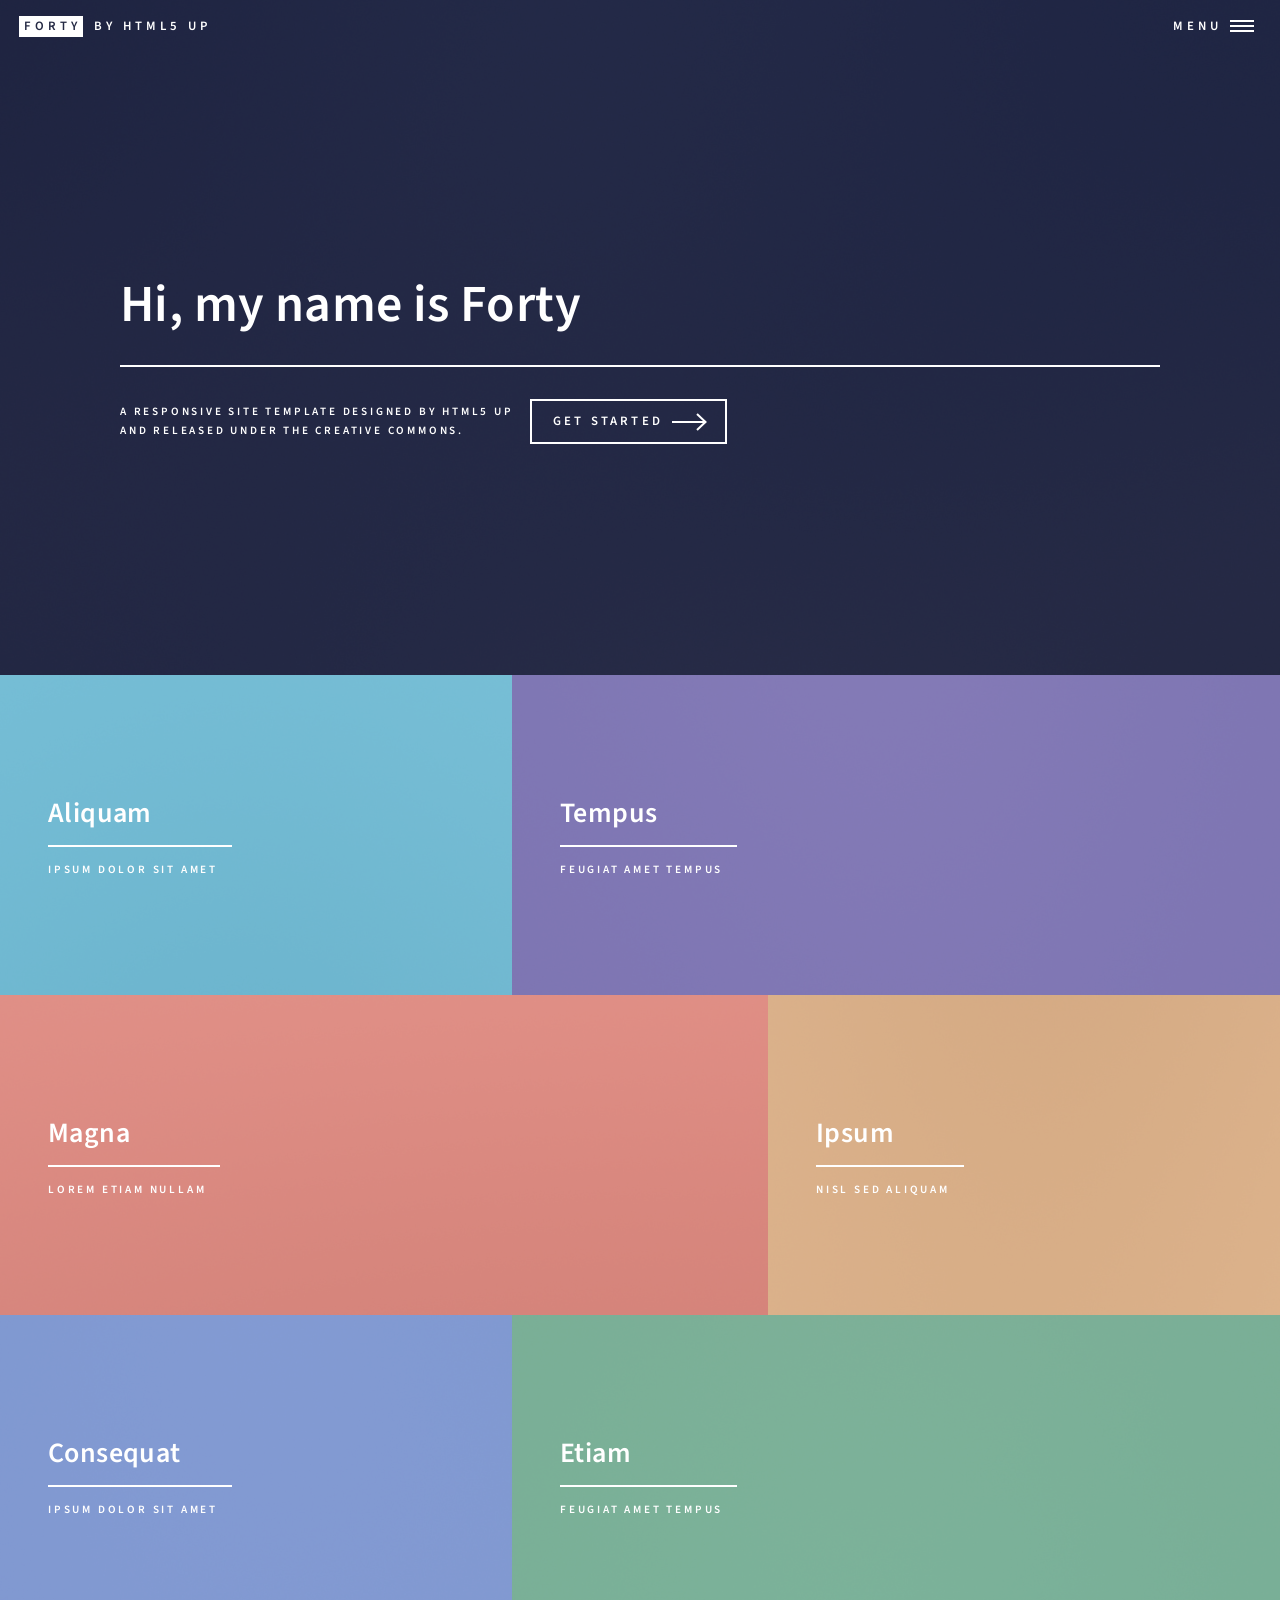
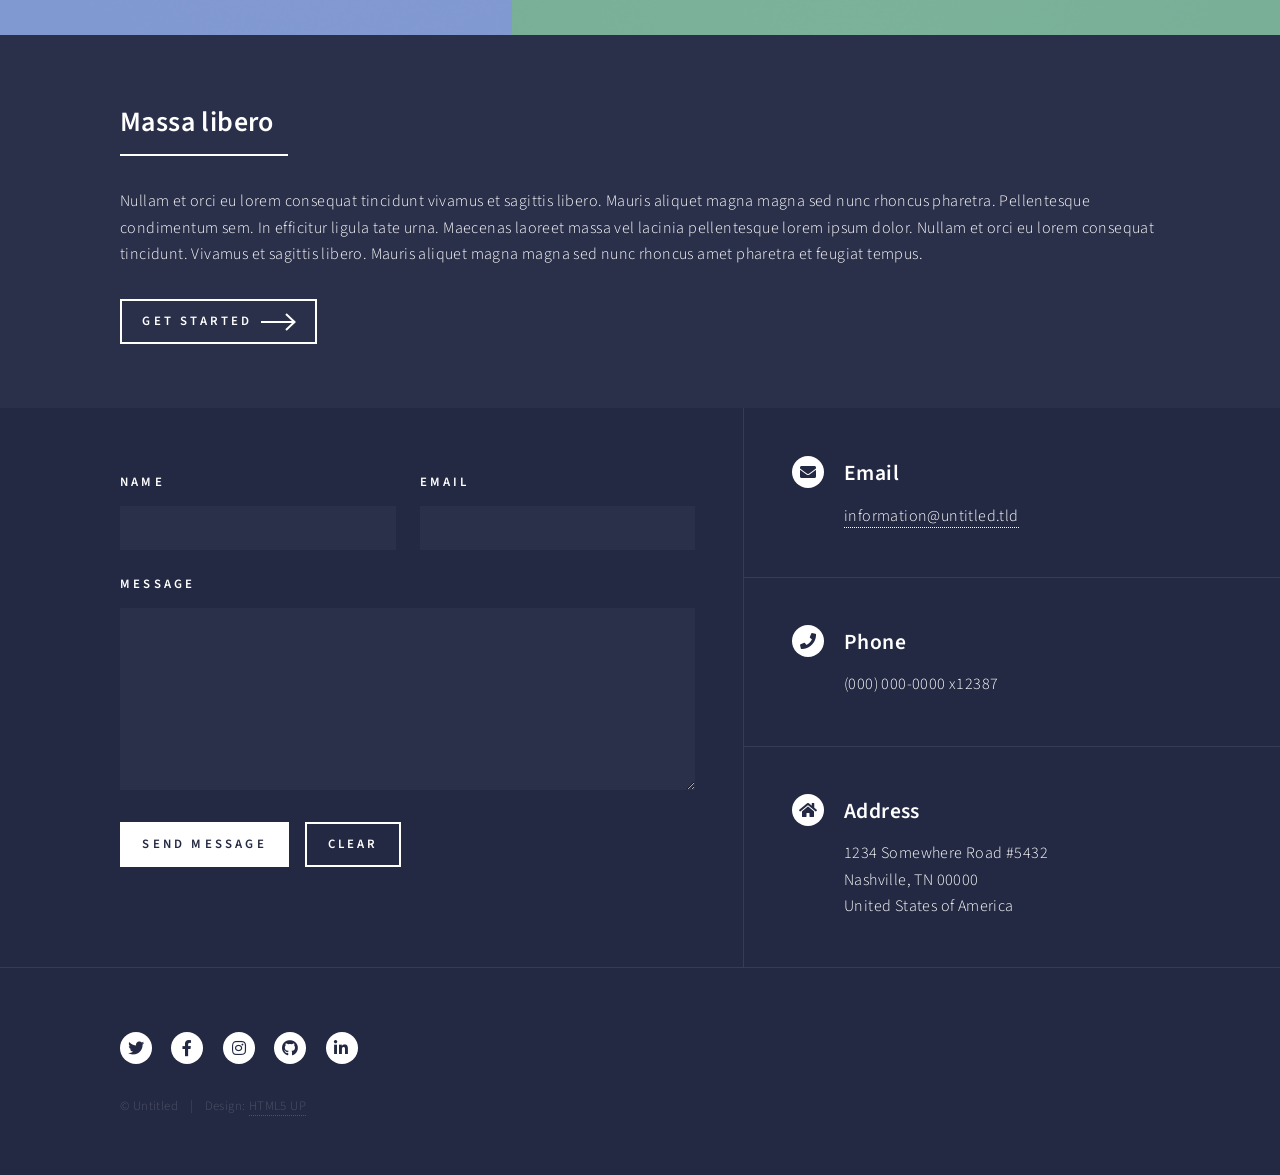
<file: index.html>
<!DOCTYPE HTML>
<!--
	Forty by HTML5 UP
	html5up.net | @ajlkn
	Free for personal and commercial use under the CCA 3.0 license (html5up.net/license)
-->
<html>
	<head>
		<title>Forty by HTML5 UP</title>
		<meta charset="utf-8" />
		<meta name="viewport" content="width=device-width, initial-scale=1, user-scalable=no" />
		<link rel="stylesheet" href="assets/css/main.css" />
		<noscript><link rel="stylesheet" href="assets/css/noscript.css" /></noscript>
	</head>
	<body class="is-preload">

		<!-- Wrapper -->
			<div id="wrapper">

				<!-- Header -->
					<header id="header" class="alt">
						<a href="index.html" class="logo"><strong>Forty</strong> <span>by HTML5 UP</span></a>
						<nav>
							<a href="#menu">Menu</a>
						</nav>
					</header>

				<!-- Menu -->
					<nav id="menu">
						<ul class="links">
							<li><a href="index.html">Home</a></li>
							<li><a href="landing.html">Landing</a></li>
							<li><a href="generic.html">Generic</a></li>
							<li><a href="elements.html">Elements</a></li>
						</ul>
						<ul class="actions stacked">
							<li><a href="#" class="button primary fit">Get Started</a></li>
							<li><a href="#" class="button fit">Log In</a></li>
						</ul>
					</nav>

				<!-- Banner -->
					<section id="banner" class="major">
						<div class="inner">
							<header class="major">
								<h1>Hi, my name is Forty</h1>
							</header>
							<div class="content">
								<p>A responsive site template designed by HTML5 UP<br />
								and released under the Creative Commons.</p>
								<ul class="actions">
									<li><a href="#one" class="button next scrolly">Get Started</a></li>
								</ul>
							</div>
						</div>
					</section>

				<!-- Main -->
					<div id="main">

						<!-- One -->
							<section id="one" class="tiles">
								<article>
									<span class="image">
										<img src="images/pic01.jpg" alt="" />
									</span>
									<header class="major">
										<h3><a href="landing.html" class="link">Aliquam</a></h3>
										<p>Ipsum dolor sit amet</p>
									</header>
								</article>
								<article>
									<span class="image">
										<img src="images/pic02.jpg" alt="" />
									</span>
									<header class="major">
										<h3><a href="landing.html" class="link">Tempus</a></h3>
										<p>feugiat amet tempus</p>
									</header>
								</article>
								<article>
									<span class="image">
										<img src="images/pic03.jpg" alt="" />
									</span>
									<header class="major">
										<h3><a href="landing.html" class="link">Magna</a></h3>
										<p>Lorem etiam nullam</p>
									</header>
								</article>
								<article>
									<span class="image">
										<img src="images/pic04.jpg" alt="" />
									</span>
									<header class="major">
										<h3><a href="landing.html" class="link">Ipsum</a></h3>
										<p>Nisl sed aliquam</p>
									</header>
								</article>
								<article>
									<span class="image">
										<img src="images/pic05.jpg" alt="" />
									</span>
									<header class="major">
										<h3><a href="landing.html" class="link">Consequat</a></h3>
										<p>Ipsum dolor sit amet</p>
									</header>
								</article>
								<article>
									<span class="image">
										<img src="images/pic06.jpg" alt="" />
									</span>
									<header class="major">
										<h3><a href="landing.html" class="link">Etiam</a></h3>
										<p>Feugiat amet tempus</p>
									</header>
								</article>
							</section>

						<!-- Two -->
							<section id="two">
								<div class="inner">
									<header class="major">
										<h2>Massa libero</h2>
									</header>
									<p>Nullam et orci eu lorem consequat tincidunt vivamus et sagittis libero. Mauris aliquet magna magna sed nunc rhoncus pharetra. Pellentesque condimentum sem. In efficitur ligula tate urna. Maecenas laoreet massa vel lacinia pellentesque lorem ipsum dolor. Nullam et orci eu lorem consequat tincidunt. Vivamus et sagittis libero. Mauris aliquet magna magna sed nunc rhoncus amet pharetra et feugiat tempus.</p>
									<ul class="actions">
										<li><a href="landing.html" class="button next">Get Started</a></li>
									</ul>
								</div>
							</section>

					</div>

				<!-- Contact -->
					<section id="contact">
						<div class="inner">
							<section>
								<form method="post" action="#">
									<div class="fields">
										<div class="field half">
											<label for="name">Name</label>
											<input type="text" name="name" id="name" />
										</div>
										<div class="field half">
											<label for="email">Email</label>
											<input type="text" name="email" id="email" />
										</div>
										<div class="field">
											<label for="message">Message</label>
											<textarea name="message" id="message" rows="6"></textarea>
										</div>
									</div>
									<ul class="actions">
										<li><input type="submit" value="Send Message" class="primary" /></li>
										<li><input type="reset" value="Clear" /></li>
									</ul>
								</form>
							</section>
							<section class="split">
								<section>
									<div class="contact-method">
										<span class="icon solid alt fa-envelope"></span>
										<h3>Email</h3>
										<a href="#">information@untitled.tld</a>
									</div>
								</section>
								<section>
									<div class="contact-method">
										<span class="icon solid alt fa-phone"></span>
										<h3>Phone</h3>
										<span>(000) 000-0000 x12387</span>
									</div>
								</section>
								<section>
									<div class="contact-method">
										<span class="icon solid alt fa-home"></span>
										<h3>Address</h3>
										<span>1234 Somewhere Road #5432<br />
										Nashville, TN 00000<br />
										United States of America</span>
									</div>
								</section>
							</section>
						</div>
					</section>

				<!-- Footer -->
					<footer id="footer">
						<div class="inner">
							<ul class="icons">
								<li><a href="#" class="icon brands alt fa-twitter"><span class="label">Twitter</span></a></li>
								<li><a href="#" class="icon brands alt fa-facebook-f"><span class="label">Facebook</span></a></li>
								<li><a href="#" class="icon brands alt fa-instagram"><span class="label">Instagram</span></a></li>
								<li><a href="#" class="icon brands alt fa-github"><span class="label">GitHub</span></a></li>
								<li><a href="#" class="icon brands alt fa-linkedin-in"><span class="label">LinkedIn</span></a></li>
							</ul>
							<ul class="copyright">
								<li>&copy; Untitled</li><li>Design: <a href="https://html5up.net">HTML5 UP</a></li>
							</ul>
						</div>
					</footer>

			</div>

		<!-- Scripts -->
			<script src="assets/js/jquery.min.js"></script>
			<script src="assets/js/jquery.scrolly.min.js"></script>
			<script src="assets/js/jquery.scrollex.min.js"></script>
			<script src="assets/js/browser.min.js"></script>
			<script src="assets/js/breakpoints.min.js"></script>
			<script src="assets/js/util.js"></script>
			<script src="assets/js/main.js"></script>

	</body>
</html>
</file>
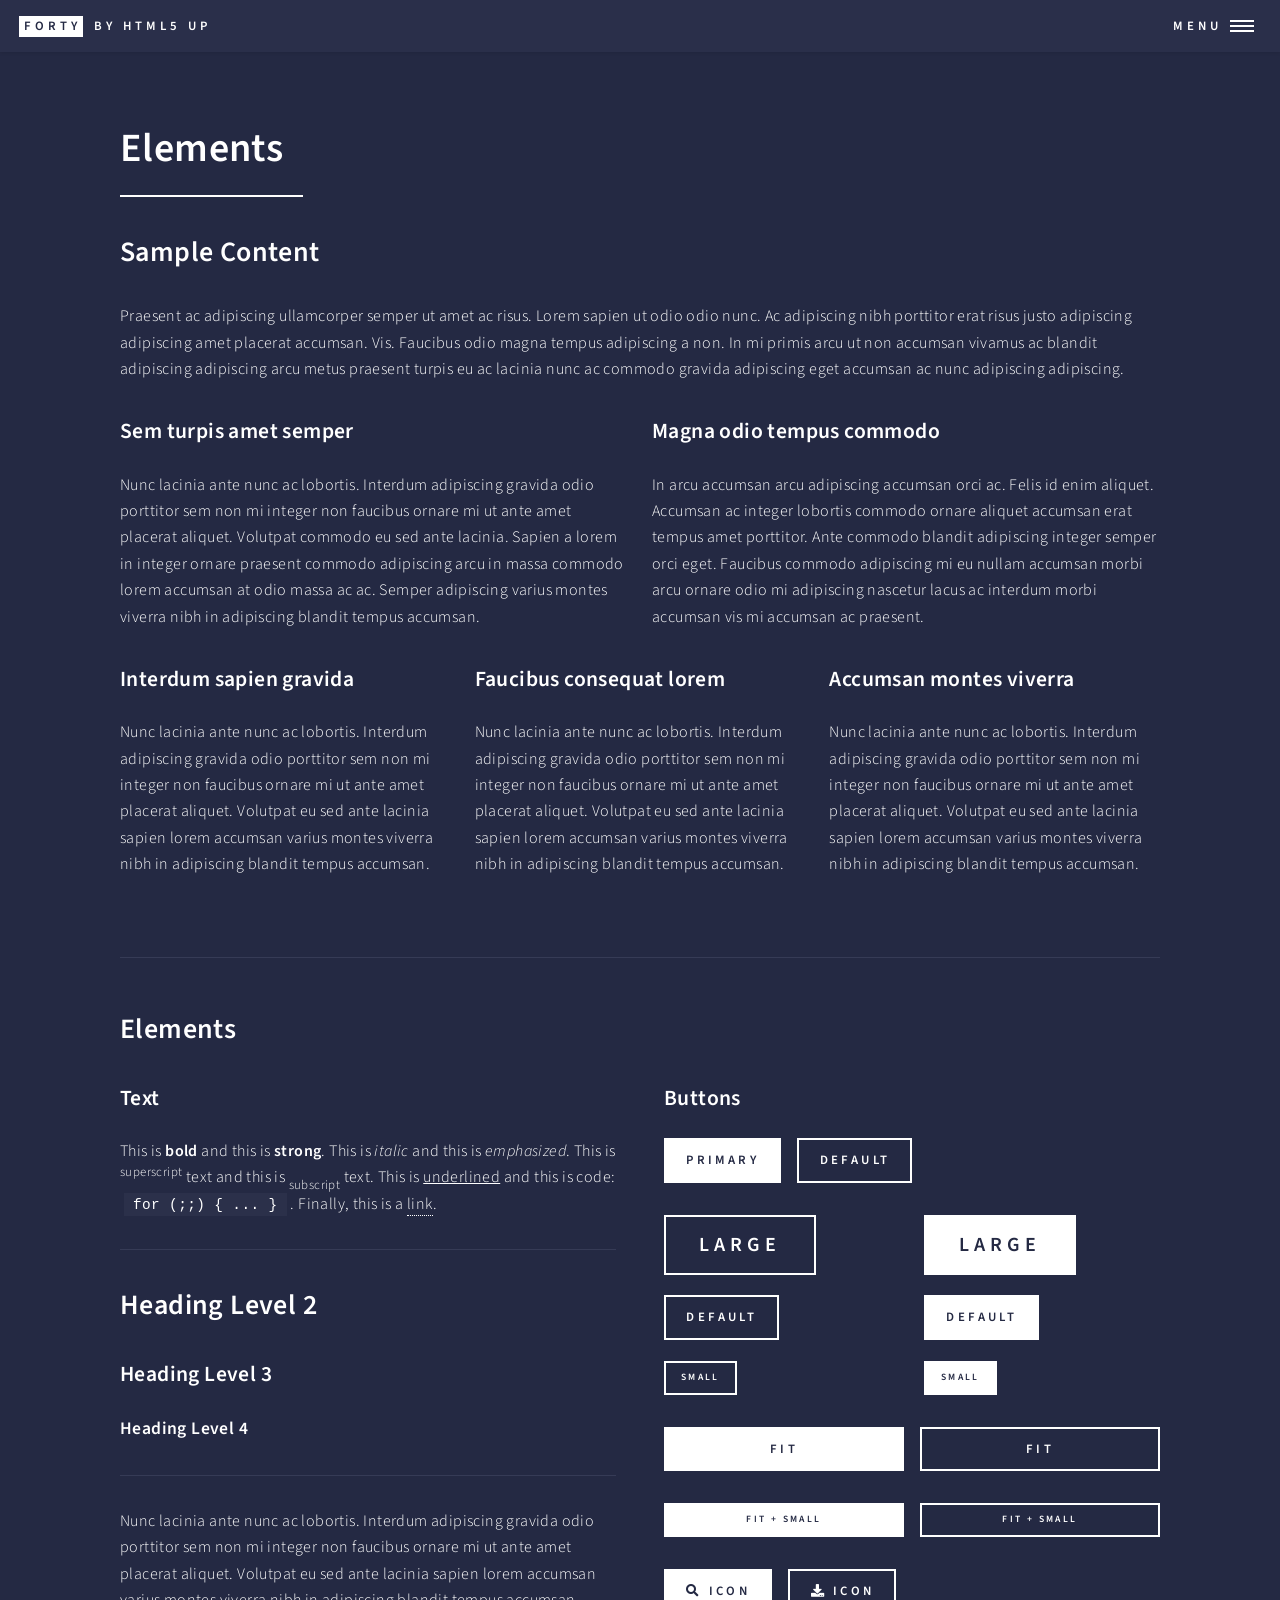
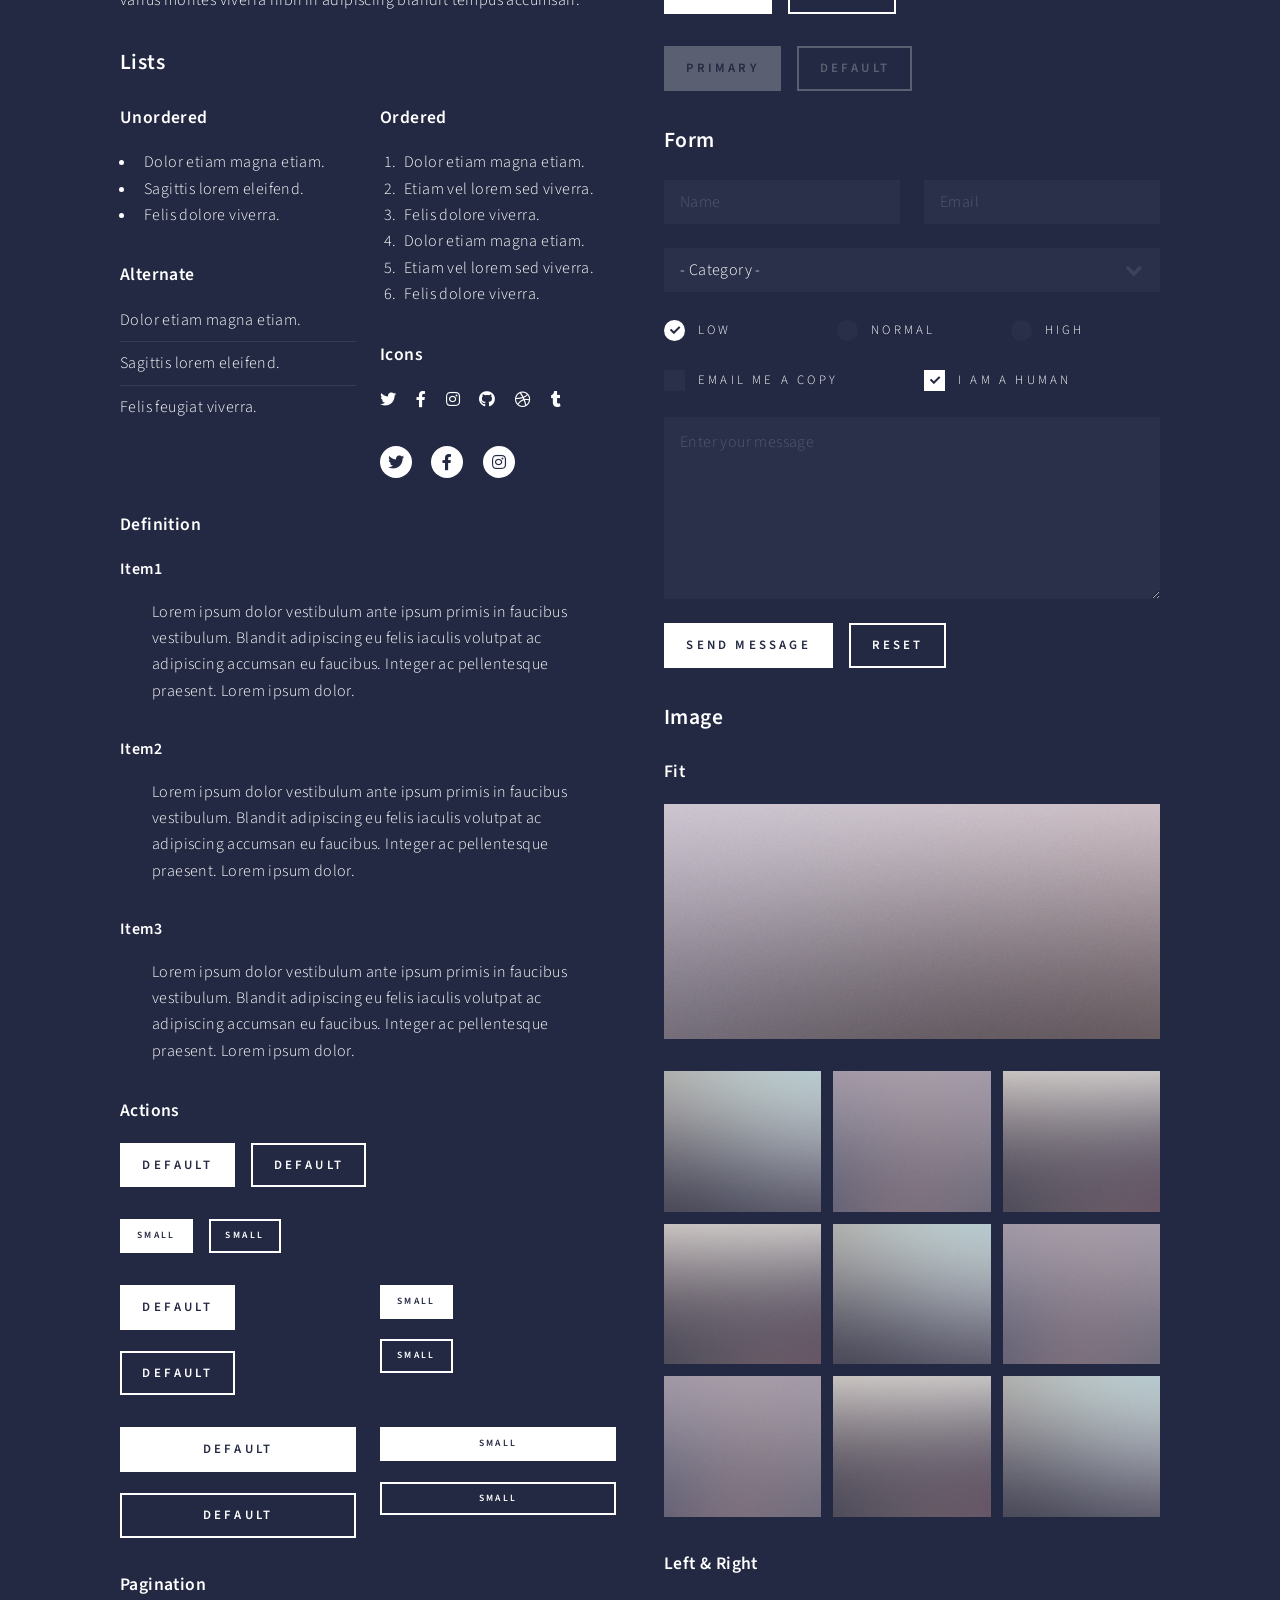
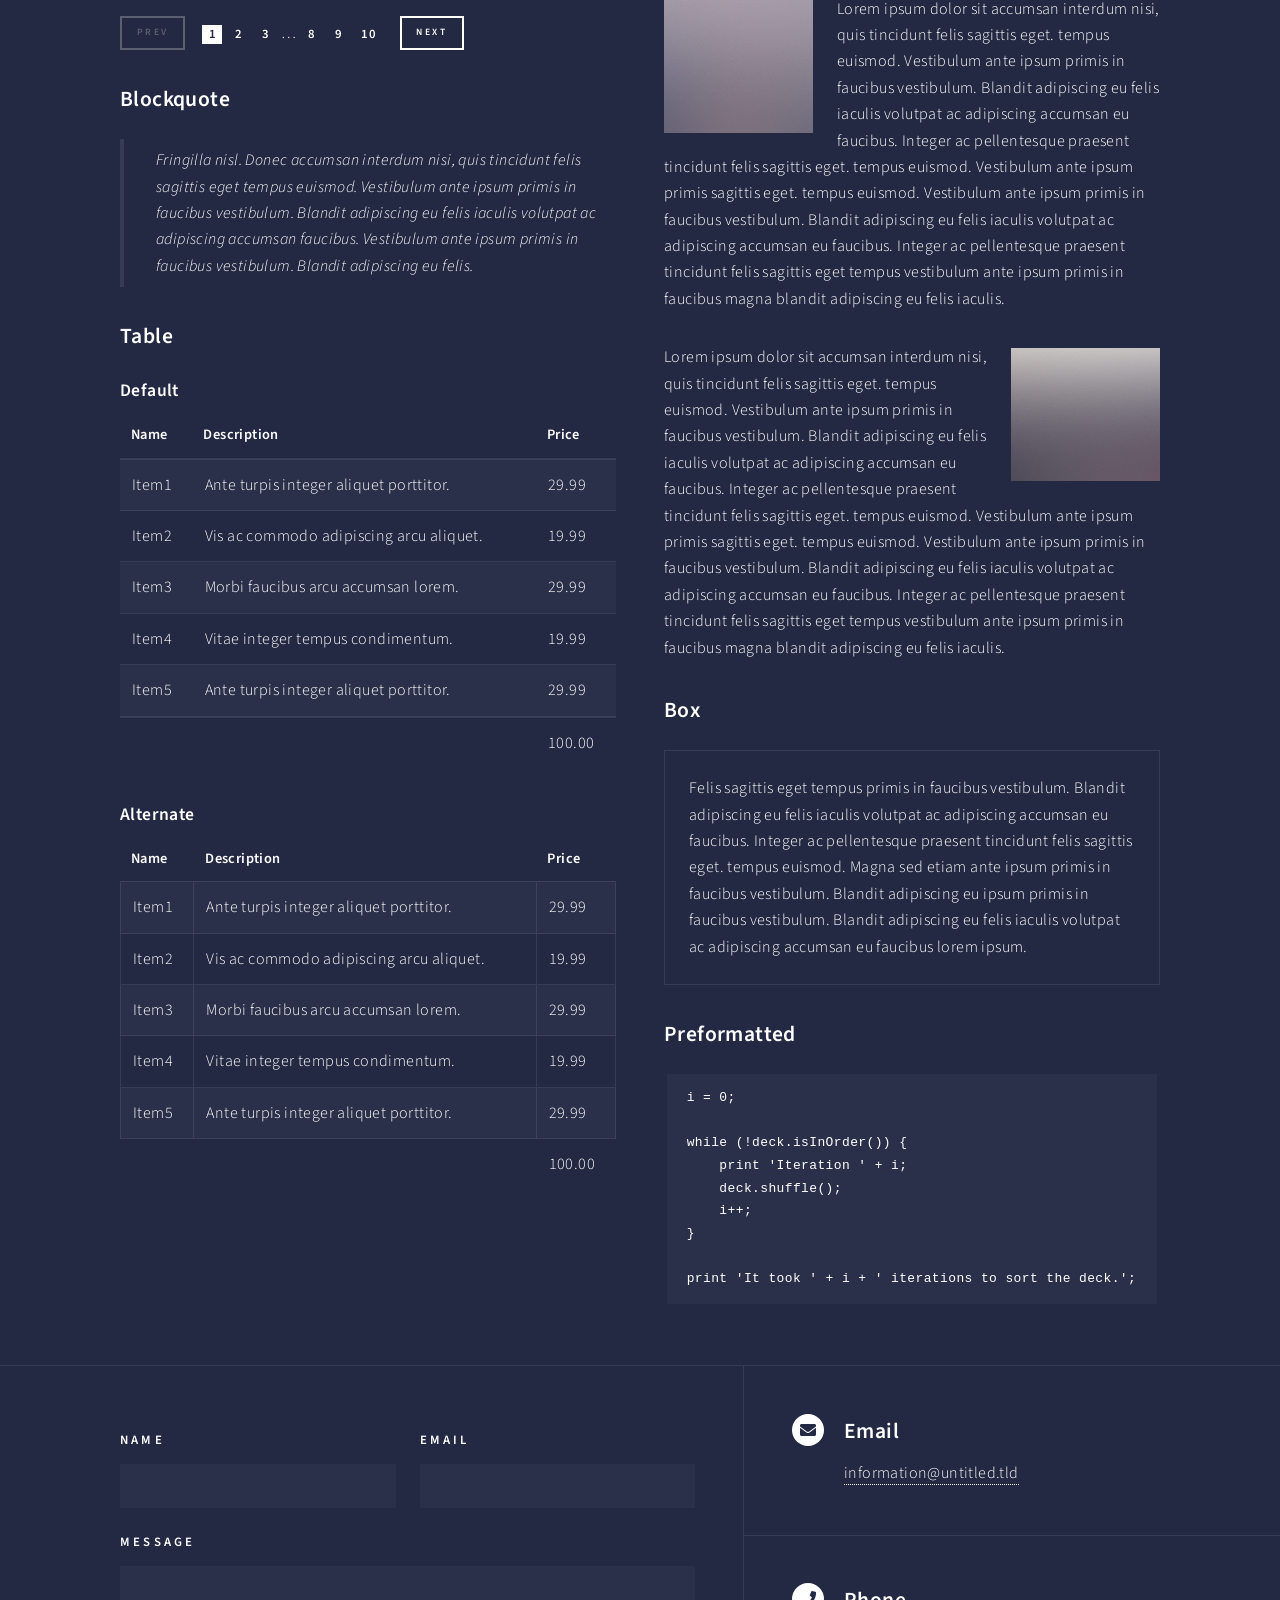
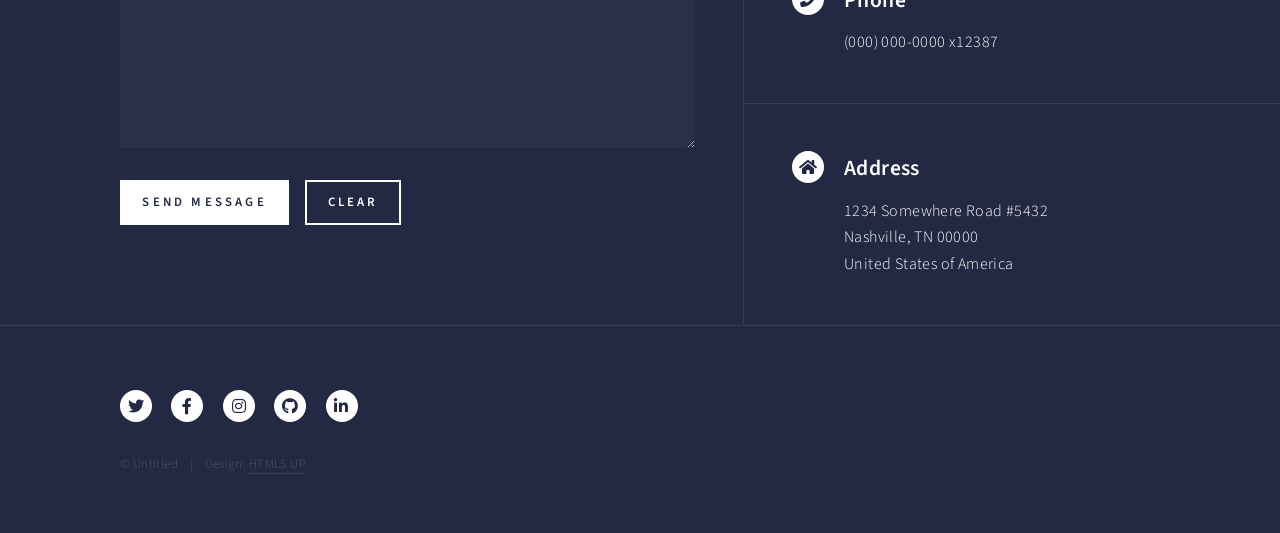
<file: elements.html>
<!DOCTYPE HTML>
<!--
	Forty by HTML5 UP
	html5up.net | @ajlkn
	Free for personal and commercial use under the CCA 3.0 license (html5up.net/license)
-->
<html>
	<head>
		<title>HI!</title>
		<meta charset="utf-8" />
		<meta name="viewport" content="width=device-width, initial-scale=1, user-scalable=no" />
		<link rel="stylesheet" href="assets/css/main.css" />
		<noscript><link rel="stylesheet" href="assets/css/noscript.css" /></noscript>
	</head>
	<body class="is-preload">

		<!-- Wrapper -->
			<div id="wrapper">

				<!-- Header -->
					<header id="header">
						<a href="index.html" class="logo"><strong>Forty</strong> <span>by HTML5 UP</span></a>
						<nav>
							<a href="#menu">Menu</a>
						</nav>
					</header>

				<!-- Menu -->
					<nav id="menu">
						<ul class="links">
							<li><a href="index.html">Home</a></li>
							<li><a href="landing.html">Landing</a></li>
							<li><a href="generic.html">Generic</a></li>
							<li><a href="elements.html">Elements</a></li>
						</ul>
						<ul class="actions stacked">
							<li><a href="#" class="button primary fit">Get Started</a></li>
							<li><a href="#" class="button fit">Log In</a></li>
						</ul>
					</nav>

				<!-- Main -->
					<div id="main" class="alt">

						<!-- One -->
							<section id="one">
								<div class="inner">
									<header class="major">
										<h1>Elements</h1>
									</header>

									<!-- Content -->
										<h2 id="content">Sample Content</h2>
										<p>Praesent ac adipiscing ullamcorper semper ut amet ac risus. Lorem sapien ut odio odio nunc. Ac adipiscing nibh porttitor erat risus justo adipiscing adipiscing amet placerat accumsan. Vis. Faucibus odio magna tempus adipiscing a non. In mi primis arcu ut non accumsan vivamus ac blandit adipiscing adipiscing arcu metus praesent turpis eu ac lacinia nunc ac commodo gravida adipiscing eget accumsan ac nunc adipiscing adipiscing.</p>
										<div class="row">
											<div class="col-6 col-12-small">
												<h3>Sem turpis amet semper</h3>
												<p>Nunc lacinia ante nunc ac lobortis. Interdum adipiscing gravida odio porttitor sem non mi integer non faucibus ornare mi ut ante amet placerat aliquet. Volutpat commodo eu sed ante lacinia. Sapien a lorem in integer ornare praesent commodo adipiscing arcu in massa commodo lorem accumsan at odio massa ac ac. Semper adipiscing varius montes viverra nibh in adipiscing blandit tempus accumsan.</p>
											</div>
											<div class="col-6 col-12-small">
												<h3>Magna odio tempus commodo</h3>
												<p>In arcu accumsan arcu adipiscing accumsan orci ac. Felis id enim aliquet. Accumsan ac integer lobortis commodo ornare aliquet accumsan erat tempus amet porttitor. Ante commodo blandit adipiscing integer semper orci eget. Faucibus commodo adipiscing mi eu nullam accumsan morbi arcu ornare odio mi adipiscing nascetur lacus ac interdum morbi accumsan vis mi accumsan ac praesent.</p>
											</div>
											<!-- Break -->
											<div class="col-4 col-12-medium">
												<h3>Interdum sapien gravida</h3>
												<p>Nunc lacinia ante nunc ac lobortis. Interdum adipiscing gravida odio porttitor sem non mi integer non faucibus ornare mi ut ante amet placerat aliquet. Volutpat eu sed ante lacinia sapien lorem accumsan varius montes viverra nibh in adipiscing blandit tempus accumsan.</p>
											</div>
											<div class="col-4 col-12-medium">
												<h3>Faucibus consequat lorem</h3>
												<p>Nunc lacinia ante nunc ac lobortis. Interdum adipiscing gravida odio porttitor sem non mi integer non faucibus ornare mi ut ante amet placerat aliquet. Volutpat eu sed ante lacinia sapien lorem accumsan varius montes viverra nibh in adipiscing blandit tempus accumsan.</p>
											</div>
											<div class="col-4 col-12-medium">
												<h3>Accumsan montes viverra</h3>
												<p>Nunc lacinia ante nunc ac lobortis. Interdum adipiscing gravida odio porttitor sem non mi integer non faucibus ornare mi ut ante amet placerat aliquet. Volutpat eu sed ante lacinia sapien lorem accumsan varius montes viverra nibh in adipiscing blandit tempus accumsan.</p>
											</div>
										</div>

									<hr class="major" />

									<!-- Elements -->
										<h2 id="elements">Elements</h2>
										<div class="row gtr-200">
											<div class="col-6 col-12-medium">

												<!-- Text stuff -->
													<h3>Text</h3>
													<p>This is <b>bold</b> and this is <strong>strong</strong>. This is <i>italic</i> and this is <em>emphasized</em>.
													This is <sup>superscript</sup> text and this is <sub>subscript</sub> text.
													This is <u>underlined</u> and this is code: <code>for (;;) { ... }</code>.
													Finally, this is a <a href="#">link</a>.</p>
													<hr />
													<h2>Heading Level 2</h2>
													<h3>Heading Level 3</h3>
													<h4>Heading Level 4</h4>
													<hr />
													<p>Nunc lacinia ante nunc ac lobortis. Interdum adipiscing gravida odio porttitor sem non mi integer non faucibus ornare mi ut ante amet placerat aliquet. Volutpat eu sed ante lacinia sapien lorem accumsan varius montes viverra nibh in adipiscing blandit tempus accumsan.</p>

												<!-- Lists -->
													<h3>Lists</h3>
													<div class="row">
														<div class="col-6 col-12-small">

															<h4>Unordered</h4>
															<ul>
																<li>Dolor etiam magna etiam.</li>
																<li>Sagittis lorem eleifend.</li>
																<li>Felis dolore viverra.</li>
															</ul>

															<h4>Alternate</h4>
															<ul class="alt">
																<li>Dolor etiam magna etiam.</li>
																<li>Sagittis lorem eleifend.</li>
																<li>Felis feugiat viverra.</li>
															</ul>

														</div>
														<div class="col-6 col-12-small">

															<h4>Ordered</h4>
															<ol>
																<li>Dolor etiam magna etiam.</li>
																<li>Etiam vel lorem sed viverra.</li>
																<li>Felis dolore viverra.</li>
																<li>Dolor etiam magna etiam.</li>
																<li>Etiam vel lorem sed viverra.</li>
																<li>Felis dolore viverra.</li>
															</ol>

															<h4>Icons</h4>
															<ul class="icons">
																<li><a href="#" class="icon brands fa-twitter"><span class="label">Twitter</span></a></li>
																<li><a href="#" class="icon brands fa-facebook-f"><span class="label">Facebook</span></a></li>
																<li><a href="#" class="icon brands fa-instagram"><span class="label">Instagram</span></a></li>
																<li><a href="#" class="icon brands fa-github"><span class="label">Github</span></a></li>
																<li><a href="#" class="icon brands fa-dribbble"><span class="label">Dribbble</span></a></li>
																<li><a href="#" class="icon brands fa-tumblr"><span class="label">Tumblr</span></a></li>
															</ul>
															<ul class="icons">
																<li><a href="#" class="icon brands alt fa-twitter"><span class="label">Twitter</span></a></li>
																<li><a href="#" class="icon brands alt fa-facebook-f"><span class="label">Facebook</span></a></li>
																<li><a href="#" class="icon brands alt fa-instagram"><span class="label">Instagram</span></a></li>
															</ul>

														</div>
													</div>
													<h4>Definition</h4>
													<dl>
														<dt>Item1</dt>
														<dd>
															<p>Lorem ipsum dolor vestibulum ante ipsum primis in faucibus vestibulum. Blandit adipiscing eu felis iaculis volutpat ac adipiscing accumsan eu faucibus. Integer ac pellentesque praesent. Lorem ipsum dolor.</p>
														</dd>
														<dt>Item2</dt>
														<dd>
															<p>Lorem ipsum dolor vestibulum ante ipsum primis in faucibus vestibulum. Blandit adipiscing eu felis iaculis volutpat ac adipiscing accumsan eu faucibus. Integer ac pellentesque praesent. Lorem ipsum dolor.</p>
														</dd>
														<dt>Item3</dt>
														<dd>
															<p>Lorem ipsum dolor vestibulum ante ipsum primis in faucibus vestibulum. Blandit adipiscing eu felis iaculis volutpat ac adipiscing accumsan eu faucibus. Integer ac pellentesque praesent. Lorem ipsum dolor.</p>
														</dd>
													</dl>

													<h4>Actions</h4>
													<ul class="actions">
														<li><a href="#" class="button primary">Default</a></li>
														<li><a href="#" class="button">Default</a></li>
													</ul>
													<ul class="actions small">
														<li><a href="#" class="button primary small">Small</a></li>
														<li><a href="#" class="button small">Small</a></li>
													</ul>
													<div class="row">
														<div class="col-6 col-12-small">
															<ul class="actions stacked">
																<li><a href="#" class="button primary">Default</a></li>
																<li><a href="#" class="button">Default</a></li>
															</ul>
														</div>
														<div class="col-6 col-12-small">
															<ul class="actions stacked">
																<li><a href="#" class="button primary small">Small</a></li>
																<li><a href="#" class="button small">Small</a></li>
															</ul>
														</div>
														<div class="col-6 col-12-small">
															<ul class="actions stacked">
																<li><a href="#" class="button primary fit">Default</a></li>
																<li><a href="#" class="button fit">Default</a></li>
															</ul>
														</div>
														<div class="col-6 col-12-small">
															<ul class="actions stacked">
																<li><a href="#" class="button primary small fit">Small</a></li>
																<li><a href="#" class="button small fit">Small</a></li>
															</ul>
														</div>
													</div>

													<h4>Pagination</h4>
													<ul class="pagination">
														<li><span class="button small disabled">Prev</span></li>
														<li><a href="#" class="page active">1</a></li>
														<li><a href="#" class="page">2</a></li>
														<li><a href="#" class="page">3</a></li>
														<li><span>&hellip;</span></li>
														<li><a href="#" class="page">8</a></li>
														<li><a href="#" class="page">9</a></li>
														<li><a href="#" class="page">10</a></li>
														<li><a href="#" class="button small">Next</a></li>
													</ul>

												<!-- Blockquote -->
													<h3>Blockquote</h3>
													<blockquote>Fringilla nisl. Donec accumsan interdum nisi, quis tincidunt felis sagittis eget tempus euismod. Vestibulum ante ipsum primis in faucibus vestibulum. Blandit adipiscing eu felis iaculis volutpat ac adipiscing accumsan faucibus. Vestibulum ante ipsum primis in faucibus vestibulum. Blandit adipiscing eu felis.</blockquote>

												<!-- Table -->
													<h3>Table</h3>

													<h4>Default</h4>
													<div class="table-wrapper">
														<table>
															<thead>
																<tr>
																	<th>Name</th>
																	<th>Description</th>
																	<th>Price</th>
																</tr>
															</thead>
															<tbody>
																<tr>
																	<td>Item1</td>
																	<td>Ante turpis integer aliquet porttitor.</td>
																	<td>29.99</td>
																</tr>
																<tr>
																	<td>Item2</td>
																	<td>Vis ac commodo adipiscing arcu aliquet.</td>
																	<td>19.99</td>
																</tr>
																<tr>
																	<td>Item3</td>
																	<td> Morbi faucibus arcu accumsan lorem.</td>
																	<td>29.99</td>
																</tr>
																<tr>
																	<td>Item4</td>
																	<td>Vitae integer tempus condimentum.</td>
																	<td>19.99</td>
																</tr>
																<tr>
																	<td>Item5</td>
																	<td>Ante turpis integer aliquet porttitor.</td>
																	<td>29.99</td>
																</tr>
															</tbody>
															<tfoot>
																<tr>
																	<td colspan="2"></td>
																	<td>100.00</td>
																</tr>
															</tfoot>
														</table>
													</div>

													<h4>Alternate</h4>
													<div class="table-wrapper">
														<table class="alt">
															<thead>
																<tr>
																	<th>Name</th>
																	<th>Description</th>
																	<th>Price</th>
																</tr>
															</thead>
															<tbody>
																<tr>
																	<td>Item1</td>
																	<td>Ante turpis integer aliquet porttitor.</td>
																	<td>29.99</td>
																</tr>
																<tr>
																	<td>Item2</td>
																	<td>Vis ac commodo adipiscing arcu aliquet.</td>
																	<td>19.99</td>
																</tr>
																<tr>
																	<td>Item3</td>
																	<td> Morbi faucibus arcu accumsan lorem.</td>
																	<td>29.99</td>
																</tr>
																<tr>
																	<td>Item4</td>
																	<td>Vitae integer tempus condimentum.</td>
																	<td>19.99</td>
																</tr>
																<tr>
																	<td>Item5</td>
																	<td>Ante turpis integer aliquet porttitor.</td>
																	<td>29.99</td>
																</tr>
															</tbody>
															<tfoot>
																<tr>
																	<td colspan="2"></td>
																	<td>100.00</td>
																</tr>
															</tfoot>
														</table>
													</div>

											</div>
											<div class="col-6 col-12-medium">

												<!-- Buttons -->
													<h3>Buttons</h3>
													<ul class="actions">
														<li><a href="#" class="button primary">Primary</a></li>
														<li><a href="#" class="button">Default</a></li>
													</ul>
													<div class="row">
														<div class="col-6 col-12-xsmall">
															<ul class="actions stacked">
																<li><a href="#" class="button large">Large</a></li>
																<li><a href="#" class="button">Default</a></li>
																<li><a href="#" class="button small">Small</a></li>
															</ul>
														</div>
														<div class="col-6 col-12-xsmall">
															<ul class="actions stacked">
																<li><a href="#" class="button primary large">Large</a></li>
																<li><a href="#" class="button primary">Default</a></li>
																<li><a href="#" class="button primary small">Small</a></li>
															</ul>
														</div>
													</div>
													<ul class="actions fit">
														<li><a href="#" class="button primary fit">Fit</a></li>
														<li><a href="#" class="button fit">Fit</a></li>
													</ul>
													<ul class="actions fit small">
														<li><a href="#" class="button primary fit small">Fit + Small</a></li>
														<li><a href="#" class="button fit small">Fit + Small</a></li>
													</ul>
													<ul class="actions">
														<li><a href="#" class="button primary icon solid fa-search">Icon</a></li>
														<li><a href="#" class="button icon solid fa-download">Icon</a></li>
													</ul>
													<ul class="actions">
														<li><span class="button primary disabled">Primary</span></li>
														<li><span class="button disabled">Default</span></li>
													</ul>

												<!-- Form -->
													<h3>Form</h3>

													<form method="post" action="#">
														<div class="row gtr-uniform">
															<div class="col-6 col-12-xsmall">
																<input type="text" name="demo-name" id="demo-name" value="" placeholder="Name" />
															</div>
															<div class="col-6 col-12-xsmall">
																<input type="email" name="demo-email" id="demo-email" value="" placeholder="Email" />
															</div>
															<!-- Break -->
															<div class="col-12">
																<select name="demo-category" id="demo-category">
																	<option value="">- Category -</option>
																	<option value="1">Manufacturing</option>
																	<option value="1">Shipping</option>
																	<option value="1">Administration</option>
																	<option value="1">Human Resources</option>
																</select>
															</div>
															<!-- Break -->
															<div class="col-4 col-12-small">
																<input type="radio" id="demo-priority-low" name="demo-priority" checked>
																<label for="demo-priority-low">Low</label>
															</div>
															<div class="col-4 col-12-small">
																<input type="radio" id="demo-priority-normal" name="demo-priority">
																<label for="demo-priority-normal">Normal</label>
															</div>
															<div class="col-4 col-12-small">
																<input type="radio" id="demo-priority-high" name="demo-priority">
																<label for="demo-priority-high">High</label>
															</div>
															<!-- Break -->
															<div class="col-6 col-12-small">
																<input type="checkbox" id="demo-copy" name="demo-copy">
																<label for="demo-copy">Email me a copy</label>
															</div>
															<div class="col-6 col-12-small">
																<input type="checkbox" id="demo-human" name="demo-human" checked>
																<label for="demo-human">I am a human</label>
															</div>
															<!-- Break -->
															<div class="col-12">
																<textarea name="demo-message" id="demo-message" placeholder="Enter your message" rows="6"></textarea>
															</div>
															<!-- Break -->
															<div class="col-12">
																<ul class="actions">
																	<li><input type="submit" value="Send Message" class="primary" /></li>
																	<li><input type="reset" value="Reset" /></li>
																</ul>
															</div>
														</div>
													</form>

												<!-- Image -->
													<h3>Image</h3>

													<h4>Fit</h4>
													<span class="image fit"><img src="images/pic03.jpg" alt="" /></span>
													<div class="box alt">
														<div class="row gtr-50 gtr-uniform">
															<div class="col-4"><span class="image fit"><img src="images/pic08.jpg" alt="" /></span></div>
															<div class="col-4"><span class="image fit"><img src="images/pic09.jpg" alt="" /></span></div>
															<div class="col-4"><span class="image fit"><img src="images/pic10.jpg" alt="" /></span></div>
															<!-- Break -->
															<div class="col-4"><span class="image fit"><img src="images/pic10.jpg" alt="" /></span></div>
															<div class="col-4"><span class="image fit"><img src="images/pic08.jpg" alt="" /></span></div>
															<div class="col-4"><span class="image fit"><img src="images/pic09.jpg" alt="" /></span></div>
															<!-- Break -->
															<div class="col-4"><span class="image fit"><img src="images/pic09.jpg" alt="" /></span></div>
															<div class="col-4"><span class="image fit"><img src="images/pic10.jpg" alt="" /></span></div>
															<div class="col-4"><span class="image fit"><img src="images/pic08.jpg" alt="" /></span></div>
														</div>
													</div>

													<h4>Left &amp; Right</h4>
													<p><span class="image left"><img src="images/pic09.jpg" alt="" /></span>Lorem ipsum dolor sit accumsan interdum nisi, quis tincidunt felis sagittis eget. tempus euismod. Vestibulum ante ipsum primis in faucibus vestibulum. Blandit adipiscing eu felis iaculis volutpat ac adipiscing accumsan eu faucibus. Integer ac pellentesque praesent tincidunt felis sagittis eget. tempus euismod. Vestibulum ante ipsum primis sagittis eget. tempus euismod. Vestibulum ante ipsum primis in faucibus vestibulum. Blandit adipiscing eu felis iaculis volutpat ac adipiscing accumsan eu faucibus. Integer ac pellentesque praesent tincidunt felis sagittis eget tempus vestibulum ante ipsum primis in faucibus magna blandit adipiscing eu felis iaculis.</p>
													<p><span class="image right"><img src="images/pic10.jpg" alt="" /></span>Lorem ipsum dolor sit accumsan interdum nisi, quis tincidunt felis sagittis eget. tempus euismod. Vestibulum ante ipsum primis in faucibus vestibulum. Blandit adipiscing eu felis iaculis volutpat ac adipiscing accumsan eu faucibus. Integer ac pellentesque praesent tincidunt felis sagittis eget. tempus euismod. Vestibulum ante ipsum primis sagittis eget. tempus euismod. Vestibulum ante ipsum primis in faucibus vestibulum. Blandit adipiscing eu felis iaculis volutpat ac adipiscing accumsan eu faucibus. Integer ac pellentesque praesent tincidunt felis sagittis eget tempus vestibulum ante ipsum primis in faucibus magna blandit adipiscing eu felis iaculis.</p>

												<!-- Box -->
													<h3>Box</h3>
													<div class="box">
														<p>Felis sagittis eget tempus primis in faucibus vestibulum. Blandit adipiscing eu felis iaculis volutpat ac adipiscing accumsan eu faucibus. Integer ac pellentesque praesent tincidunt felis sagittis eget. tempus euismod. Magna sed etiam ante ipsum primis in faucibus vestibulum. Blandit adipiscing eu ipsum primis in faucibus vestibulum. Blandit adipiscing eu felis iaculis volutpat ac adipiscing accumsan eu faucibus lorem ipsum.</p>
													</div>

												<!-- Preformatted Code -->
													<h3>Preformatted</h3>
													<pre><code>i = 0;

while (!deck.isInOrder()) {
    print 'Iteration ' + i;
    deck.shuffle();
    i++;
}

print 'It took ' + i + ' iterations to sort the deck.';
</code></pre>

											</div>
										</div>

								</div>
							</section>

					</div>

				<!-- Contact -->
					<section id="contact">
						<div class="inner">
							<section>
								<form method="post" action="#">
									<div class="fields">
										<div class="field half">
											<label for="name">Name</label>
											<input type="text" name="name" id="name" />
										</div>
										<div class="field half">
											<label for="email">Email</label>
											<input type="text" name="email" id="email" />
										</div>
										<div class="field">
											<label for="message">Message</label>
											<textarea name="message" id="message" rows="6"></textarea>
										</div>
									</div>
									<ul class="actions">
										<li><input type="submit" value="Send Message" class="primary" /></li>
										<li><input type="reset" value="Clear" /></li>
									</ul>
								</form>
							</section>
							<section class="split">
								<section>
									<div class="contact-method">
										<span class="icon solid alt fa-envelope"></span>
										<h3>Email</h3>
										<a href="#">information@untitled.tld</a>
									</div>
								</section>
								<section>
									<div class="contact-method">
										<span class="icon solid alt fa-phone"></span>
										<h3>Phone</h3>
										<span>(000) 000-0000 x12387</span>
									</div>
								</section>
								<section>
									<div class="contact-method">
										<span class="icon solid alt fa-home"></span>
										<h3>Address</h3>
										<span>1234 Somewhere Road #5432<br />
										Nashville, TN 00000<br />
										United States of America</span>
									</div>
								</section>
							</section>
						</div>
					</section>

				<!-- Footer -->
					<footer id="footer">
						<div class="inner">
							<ul class="icons">
								<li><a href="#" class="icon brands alt fa-twitter"><span class="label">Twitter</span></a></li>
								<li><a href="#" class="icon brands alt fa-facebook-f"><span class="label">Facebook</span></a></li>
								<li><a href="#" class="icon brands alt fa-instagram"><span class="label">Instagram</span></a></li>
								<li><a href="#" class="icon brands alt fa-github"><span class="label">GitHub</span></a></li>
								<li><a href="#" class="icon brands alt fa-linkedin-in"><span class="label">LinkedIn</span></a></li>
							</ul>
							<ul class="copyright">
								<li>&copy; Untitled</li><li>Design: <a href="https://html5up.net">HTML5 UP</a></li>
							</ul>
						</div>
					</footer>

			</div>

		<!-- Scripts -->
			<script src="assets/js/jquery.min.js"></script>
			<script src="assets/js/jquery.scrolly.min.js"></script>
			<script src="assets/js/jquery.scrollex.min.js"></script>
			<script src="assets/js/browser.min.js"></script>
			<script src="assets/js/breakpoints.min.js"></script>
			<script src="assets/js/util.js"></script>
			<script src="assets/js/main.js"></script>

	</body>
</html>
</file>
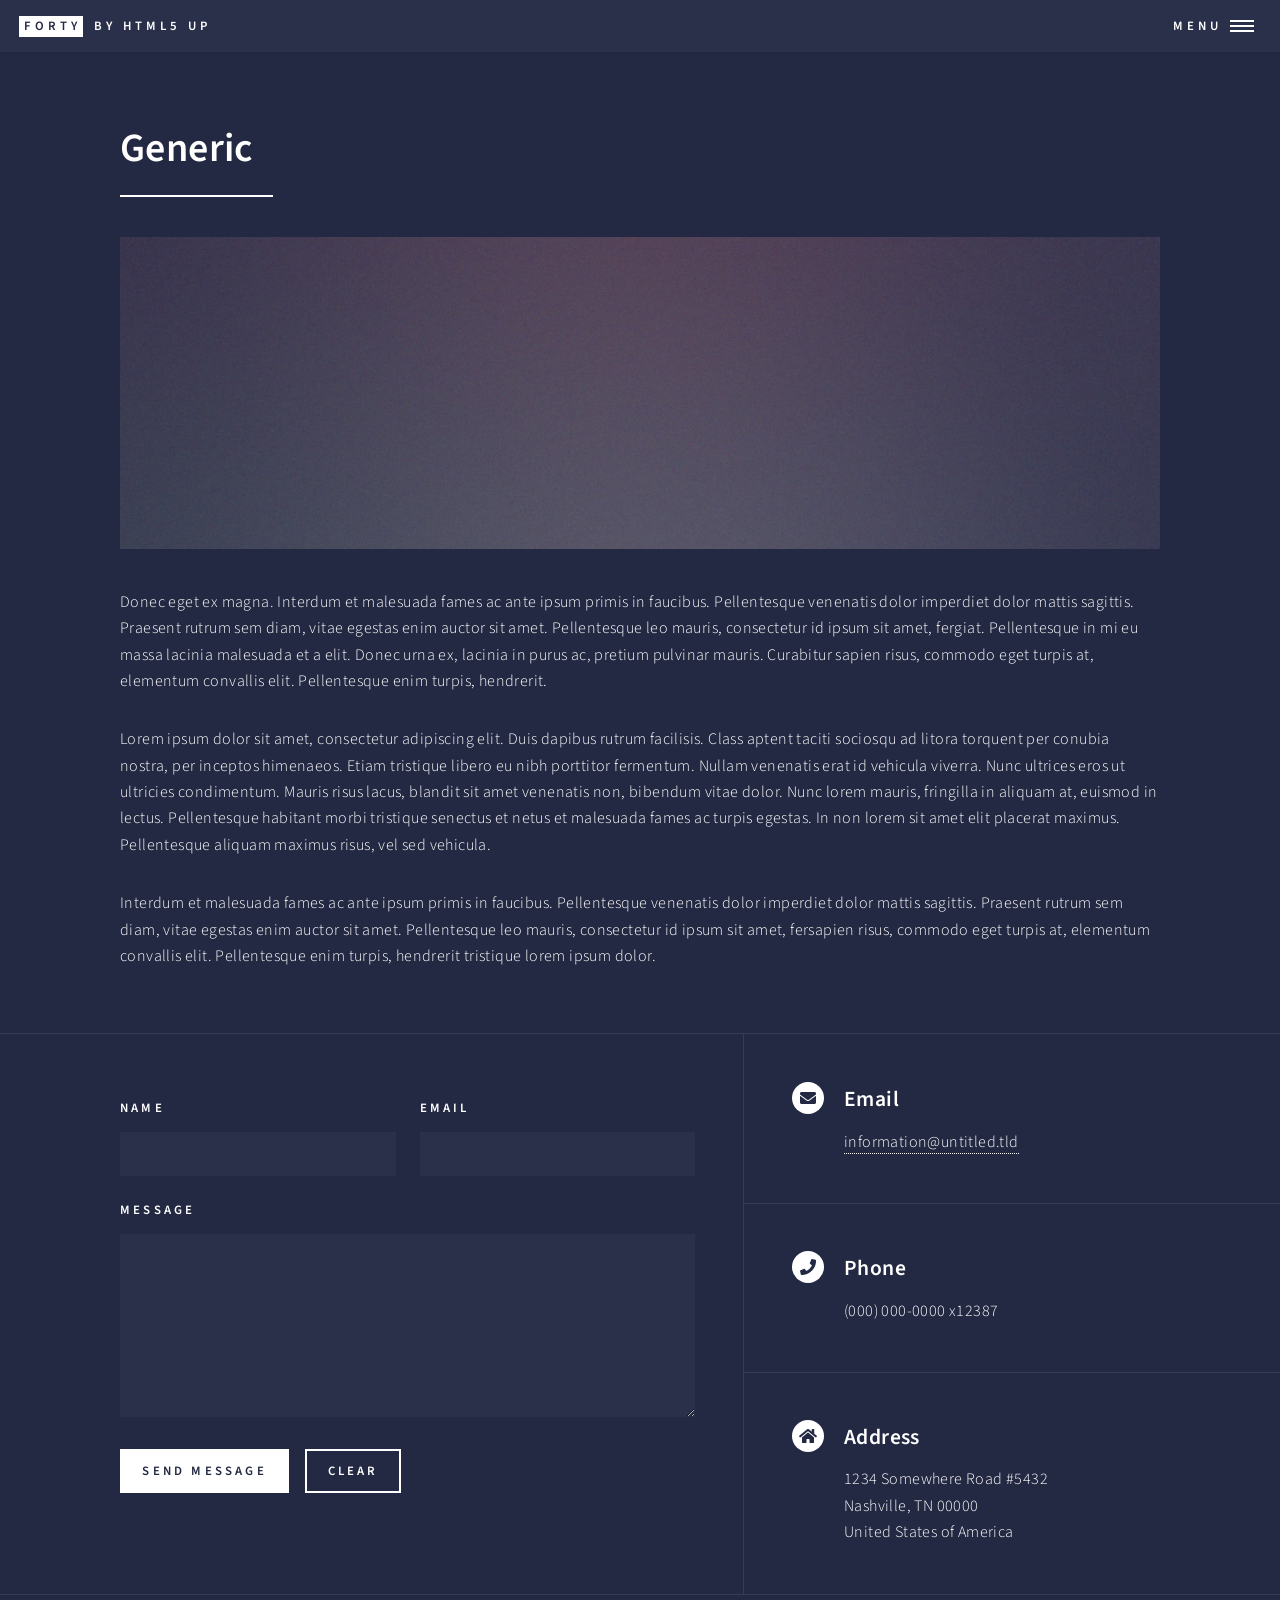
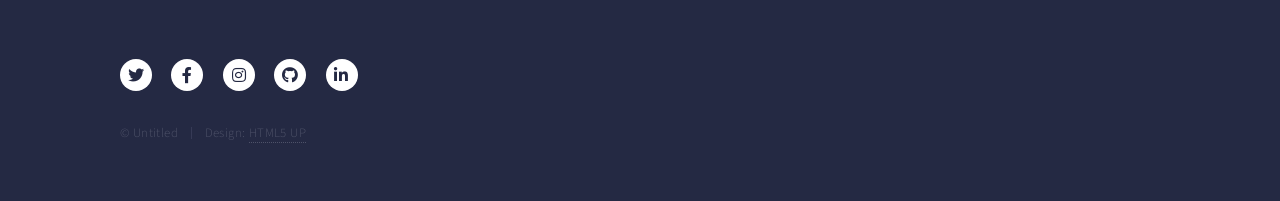
<file: generic.html>
<!DOCTYPE HTML>
<!--
	Forty by HTML5 UP
	html5up.net | @ajlkn
	Free for personal and commercial use under the CCA 3.0 license (html5up.net/license)
-->
<html>
	<head>
		<title>HI!</title>
		<meta charset="utf-8" />
		<meta name="viewport" content="width=device-width, initial-scale=1, user-scalable=no" />
		<link rel="stylesheet" href="assets/css/main.css" />
		<noscript><link rel="stylesheet" href="assets/css/noscript.css" /></noscript>
	</head>
	<body class="is-preload">

		<!-- Wrapper -->
			<div id="wrapper">

				<!-- Header -->
					<header id="header">
						<a href="index.html" class="logo"><strong>Forty</strong> <span>by HTML5 UP</span></a>
						<nav>
							<a href="#menu">Menu</a>
						</nav>
					</header>

				<!-- Menu -->
					<nav id="menu">
						<ul class="links">
							<li><a href="index.html">Home</a></li>
							<li><a href="landing.html">Landing</a></li>
							<li><a href="generic.html">Generic</a></li>
							<li><a href="elements.html">Elements</a></li>
						</ul>
						<ul class="actions stacked">
							<li><a href="#" class="button primary fit">Get Started</a></li>
							<li><a href="#" class="button fit">Log In</a></li>
						</ul>
					</nav>

				<!-- Main -->
					<div id="main" class="alt">

						<!-- One -->
							<section id="one">
								<div class="inner">
									<header class="major">
										<h1>Generic</h1>
									</header>
									<span class="image main"><img src="images/pic11.jpg" alt="" /></span>
									<p>Donec eget ex magna. Interdum et malesuada fames ac ante ipsum primis in faucibus. Pellentesque venenatis dolor imperdiet dolor mattis sagittis. Praesent rutrum sem diam, vitae egestas enim auctor sit amet. Pellentesque leo mauris, consectetur id ipsum sit amet, fergiat. Pellentesque in mi eu massa lacinia malesuada et a elit. Donec urna ex, lacinia in purus ac, pretium pulvinar mauris. Curabitur sapien risus, commodo eget turpis at, elementum convallis elit. Pellentesque enim turpis, hendrerit.</p>
									<p>Lorem ipsum dolor sit amet, consectetur adipiscing elit. Duis dapibus rutrum facilisis. Class aptent taciti sociosqu ad litora torquent per conubia nostra, per inceptos himenaeos. Etiam tristique libero eu nibh porttitor fermentum. Nullam venenatis erat id vehicula viverra. Nunc ultrices eros ut ultricies condimentum. Mauris risus lacus, blandit sit amet venenatis non, bibendum vitae dolor. Nunc lorem mauris, fringilla in aliquam at, euismod in lectus. Pellentesque habitant morbi tristique senectus et netus et malesuada fames ac turpis egestas. In non lorem sit amet elit placerat maximus. Pellentesque aliquam maximus risus, vel sed vehicula.</p>
									<p>Interdum et malesuada fames ac ante ipsum primis in faucibus. Pellentesque venenatis dolor imperdiet dolor mattis sagittis. Praesent rutrum sem diam, vitae egestas enim auctor sit amet. Pellentesque leo mauris, consectetur id ipsum sit amet, fersapien risus, commodo eget turpis at, elementum convallis elit. Pellentesque enim turpis, hendrerit tristique lorem ipsum dolor.</p>
								</div>
							</section>

					</div>

				<!-- Contact -->
					<section id="contact">
						<div class="inner">
							<section>
								<form method="post" action="#">
									<div class="fields">
										<div class="field half">
											<label for="name">Name</label>
											<input type="text" name="name" id="name" />
										</div>
										<div class="field half">
											<label for="email">Email</label>
											<input type="text" name="email" id="email" />
										</div>
										<div class="field">
											<label for="message">Message</label>
											<textarea name="message" id="message" rows="6"></textarea>
										</div>
									</div>
									<ul class="actions">
										<li><input type="submit" value="Send Message" class="primary" /></li>
										<li><input type="reset" value="Clear" /></li>
									</ul>
								</form>
							</section>
							<section class="split">
								<section>
									<div class="contact-method">
										<span class="icon solid alt fa-envelope"></span>
										<h3>Email</h3>
										<a href="#">information@untitled.tld</a>
									</div>
								</section>
								<section>
									<div class="contact-method">
										<span class="icon solid alt fa-phone"></span>
										<h3>Phone</h3>
										<span>(000) 000-0000 x12387</span>
									</div>
								</section>
								<section>
									<div class="contact-method">
										<span class="icon solid alt fa-home"></span>
										<h3>Address</h3>
										<span>1234 Somewhere Road #5432<br />
										Nashville, TN 00000<br />
										United States of America</span>
									</div>
								</section>
							</section>
						</div>
					</section>

				<!-- Footer -->
					<footer id="footer">
						<div class="inner">
							<ul class="icons">
								<li><a href="#" class="icon brands alt fa-twitter"><span class="label">Twitter</span></a></li>
								<li><a href="#" class="icon brands alt fa-facebook-f"><span class="label">Facebook</span></a></li>
								<li><a href="#" class="icon brands alt fa-instagram"><span class="label">Instagram</span></a></li>
								<li><a href="#" class="icon brands alt fa-github"><span class="label">GitHub</span></a></li>
								<li><a href="#" class="icon brands alt fa-linkedin-in"><span class="label">LinkedIn</span></a></li>
							</ul>
							<ul class="copyright">
								<li>&copy; Untitled</li><li>Design: <a href="https://html5up.net">HTML5 UP</a></li>
							</ul>
						</div>
					</footer>

			</div>

		<!-- Scripts -->
			<script src="assets/js/jquery.min.js"></script>
			<script src="assets/js/jquery.scrolly.min.js"></script>
			<script src="assets/js/jquery.scrollex.min.js"></script>
			<script src="assets/js/browser.min.js"></script>
			<script src="assets/js/breakpoints.min.js"></script>
			<script src="assets/js/util.js"></script>
			<script src="assets/js/main.js"></script>

	</body>
</html>
</file>
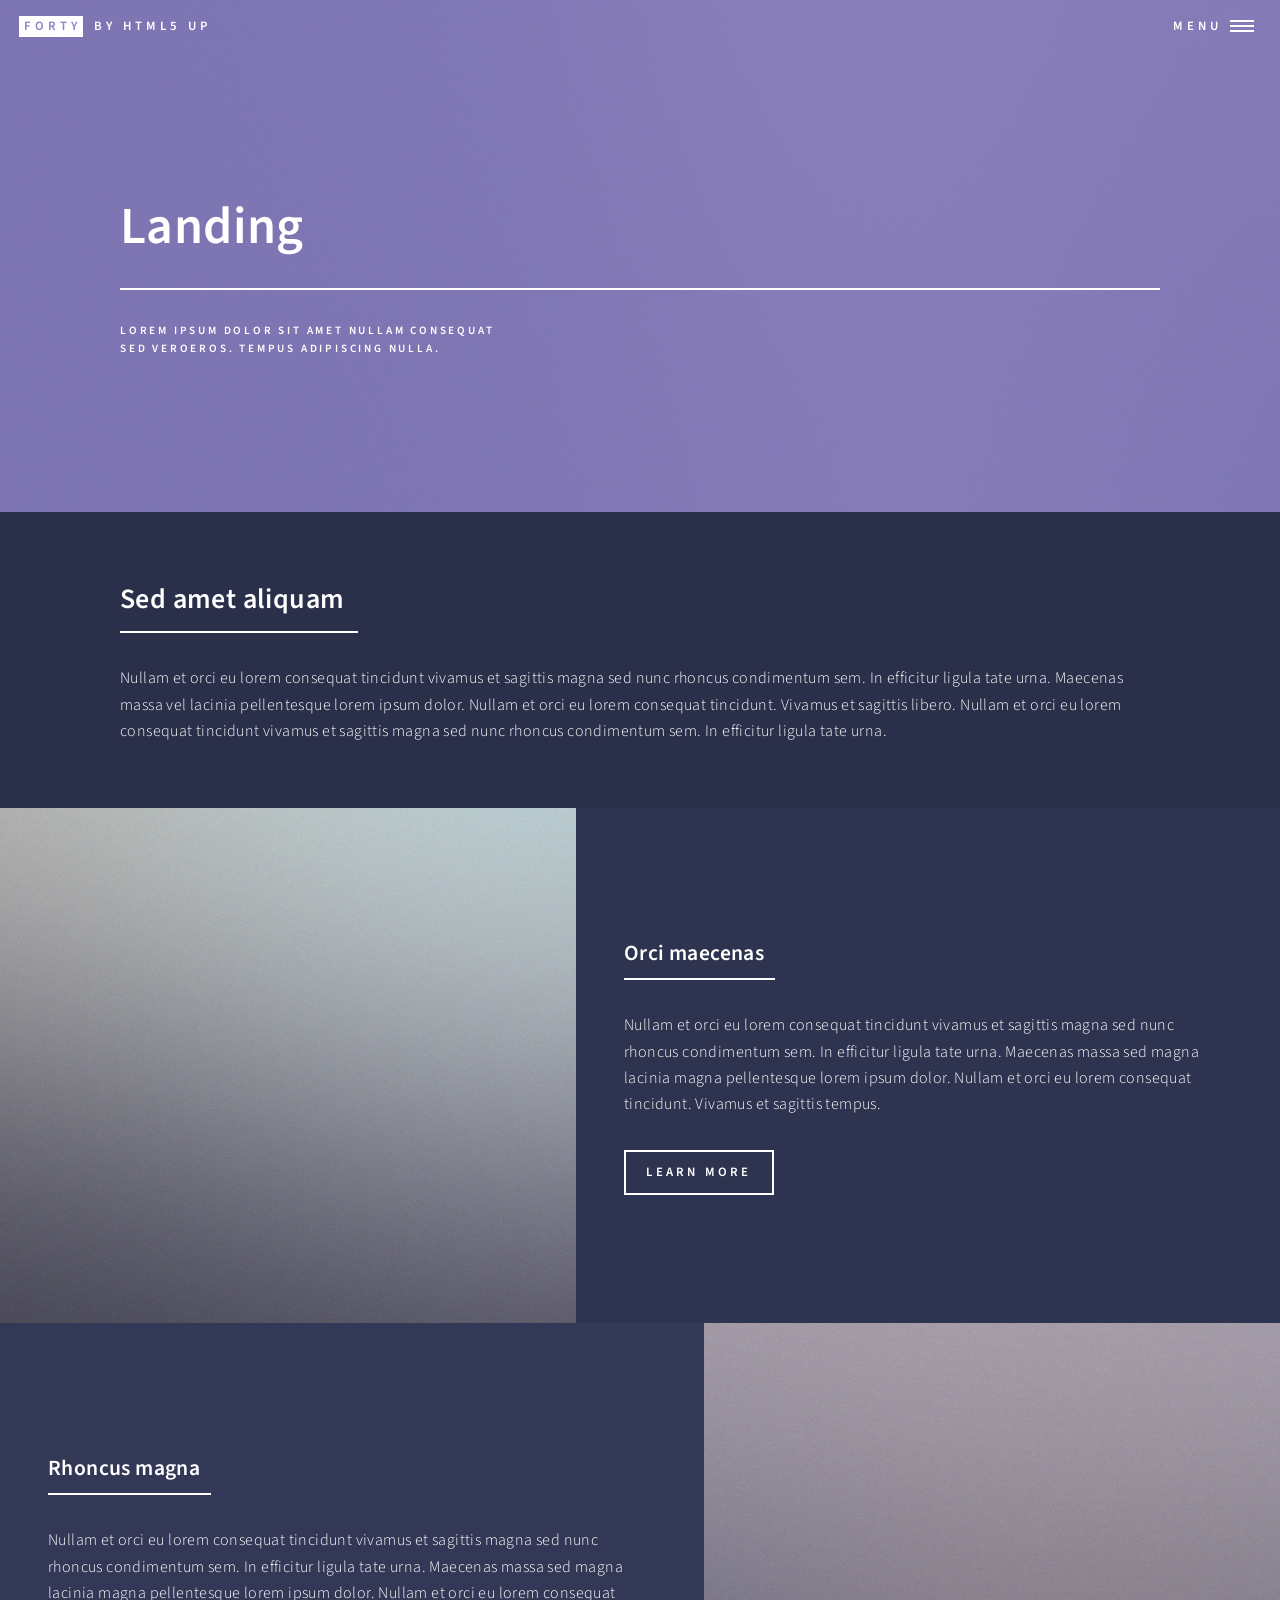
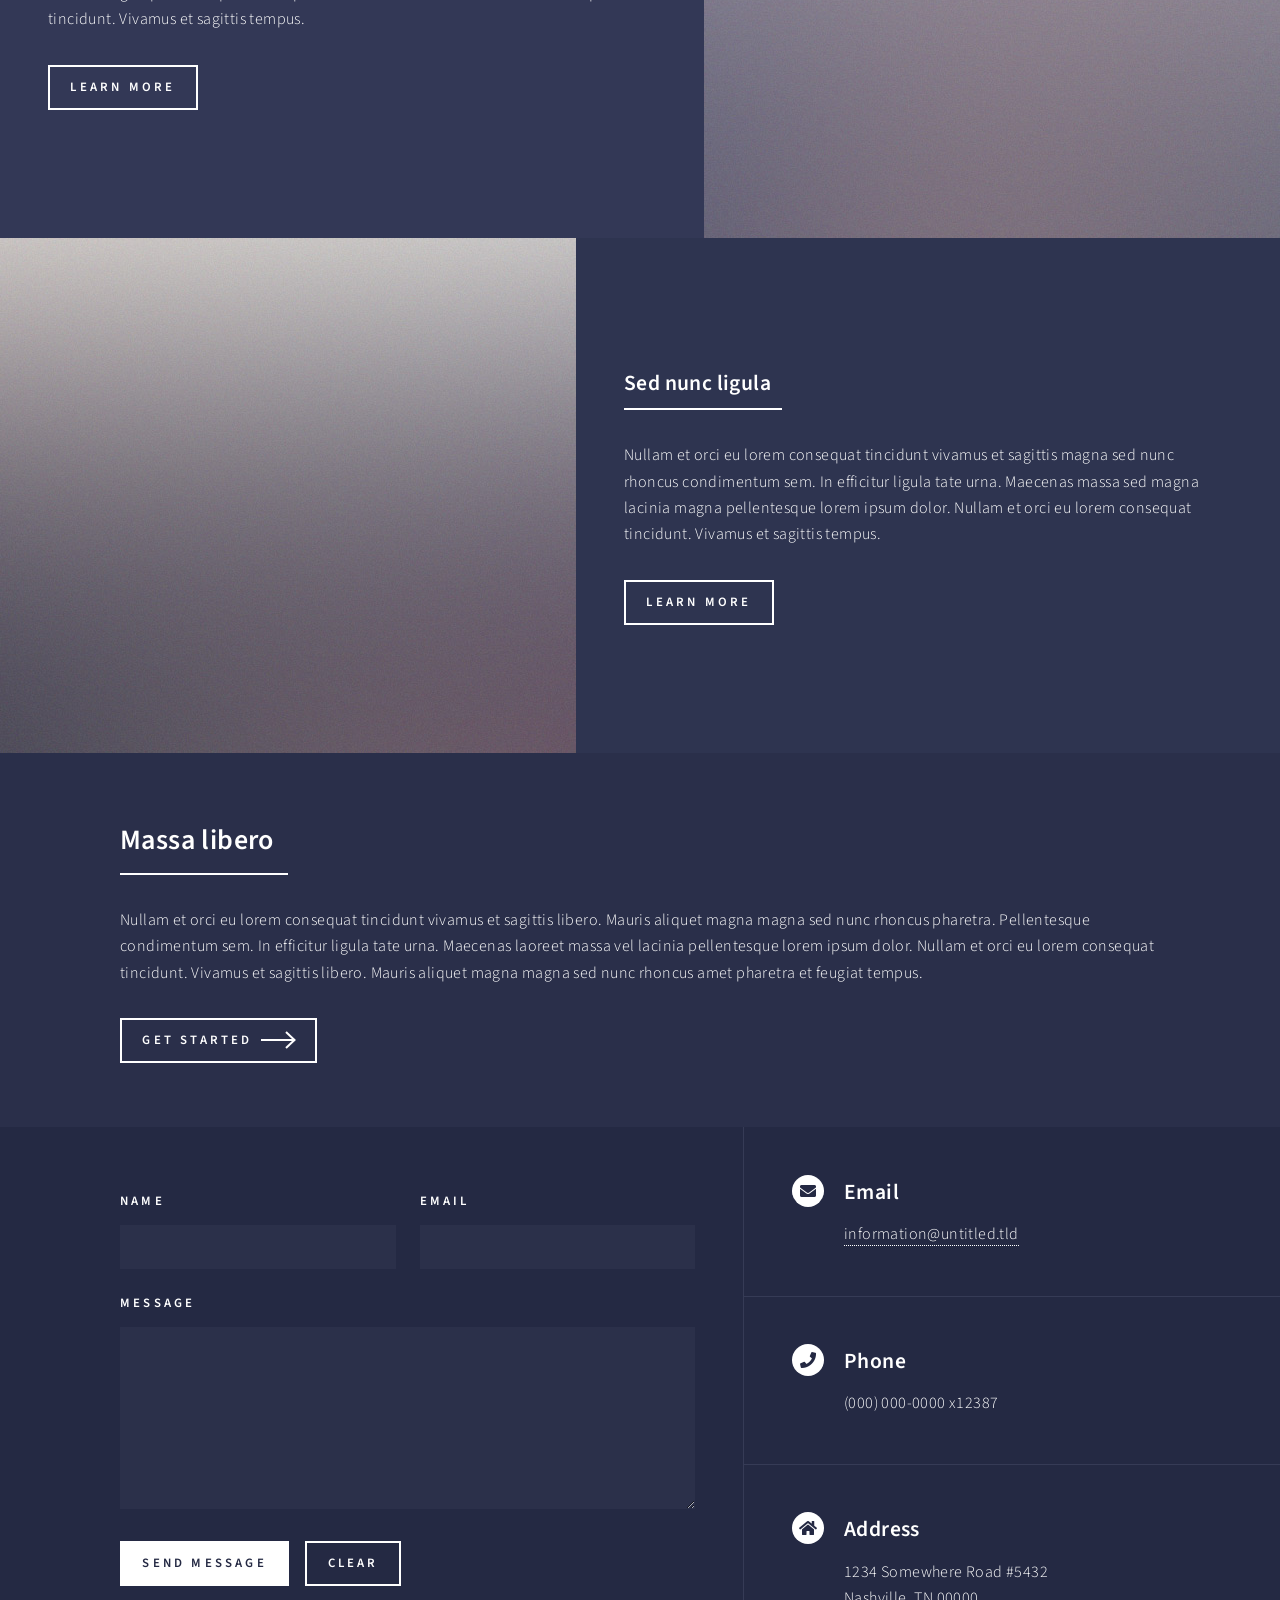
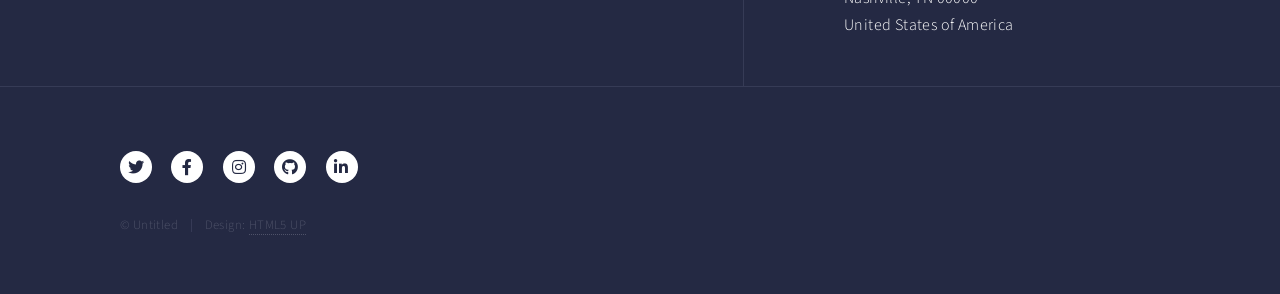
<file: landing.html>
<!DOCTYPE HTML>
<!--
	Forty by HTML5 UP
	html5up.net | @ajlkn
	Free for personal and commercial use under the CCA 3.0 license (html5up.net/license)
-->
<html>
	<head>
		<title>HI!</title>
		<meta charset="utf-8" />
		<meta name="viewport" content="width=device-width, initial-scale=1, user-scalable=no" />
		<link rel="stylesheet" href="assets/css/main.css" />
		<noscript><link rel="stylesheet" href="assets/css/noscript.css" /></noscript>
	</head>
	<body class="is-preload">

		<!-- Wrapper -->
			<div id="wrapper">

				<!-- Header -->
				<!-- Note: The "styleN" class below should match that of the banner element. -->
					<header id="header" class="alt style2">
						<a href="index.html" class="logo"><strong>Forty</strong> <span>by HTML5 UP</span></a>
						<nav>
							<a href="#menu">Menu</a>
						</nav>
					</header>

				<!-- Menu -->
					<nav id="menu">
						<ul class="links">
							<li><a href="index.html">Home</a></li>
							<li><a href="landing.html">Landing</a></li>
							<li><a href="generic.html">Generic</a></li>
							<li><a href="elements.html">Elements</a></li>
						</ul>
						<ul class="actions stacked">
							<li><a href="#" class="button primary fit">Get Started</a></li>
							<li><a href="#" class="button fit">Log In</a></li>
						</ul>
					</nav>

				<!-- Banner -->
				<!-- Note: The "styleN" class below should match that of the header element. -->
					<section id="banner" class="style2">
						<div class="inner">
							<span class="image">
								<img src="images/pic07.jpg" alt="" />
							</span>
							<header class="major">
								<h1>Landing</h1>
							</header>
							<div class="content">
								<p>Lorem ipsum dolor sit amet nullam consequat<br />
								sed veroeros. tempus adipiscing nulla.</p>
							</div>
						</div>
					</section>

				<!-- Main -->
					<div id="main">

						<!-- One -->
							<section id="one">
								<div class="inner">
									<header class="major">
										<h2>Sed amet aliquam</h2>
									</header>
									<p>Nullam et orci eu lorem consequat tincidunt vivamus et sagittis magna sed nunc rhoncus condimentum sem. In efficitur ligula tate urna. Maecenas massa vel lacinia pellentesque lorem ipsum dolor. Nullam et orci eu lorem consequat tincidunt. Vivamus et sagittis libero. Nullam et orci eu lorem consequat tincidunt vivamus et sagittis magna sed nunc rhoncus condimentum sem. In efficitur ligula tate urna.</p>
								</div>
							</section>

						<!-- Two -->
							<section id="two" class="spotlights">
								<section>
									<a href="generic.html" class="image">
										<img src="images/pic08.jpg" alt="" data-position="center center" />
									</a>
									<div class="content">
										<div class="inner">
											<header class="major">
												<h3>Orci maecenas</h3>
											</header>
											<p>Nullam et orci eu lorem consequat tincidunt vivamus et sagittis magna sed nunc rhoncus condimentum sem. In efficitur ligula tate urna. Maecenas massa sed magna lacinia magna pellentesque lorem ipsum dolor. Nullam et orci eu lorem consequat tincidunt. Vivamus et sagittis tempus.</p>
											<ul class="actions">
												<li><a href="generic.html" class="button">Learn more</a></li>
											</ul>
										</div>
									</div>
								</section>
								<section>
									<a href="generic.html" class="image">
										<img src="images/pic09.jpg" alt="" data-position="top center" />
									</a>
									<div class="content">
										<div class="inner">
											<header class="major">
												<h3>Rhoncus magna</h3>
											</header>
											<p>Nullam et orci eu lorem consequat tincidunt vivamus et sagittis magna sed nunc rhoncus condimentum sem. In efficitur ligula tate urna. Maecenas massa sed magna lacinia magna pellentesque lorem ipsum dolor. Nullam et orci eu lorem consequat tincidunt. Vivamus et sagittis tempus.</p>
											<ul class="actions">
												<li><a href="generic.html" class="button">Learn more</a></li>
											</ul>
										</div>
									</div>
								</section>
								<section>
									<a href="generic.html" class="image">
										<img src="images/pic10.jpg" alt="" data-position="25% 25%" />
									</a>
									<div class="content">
										<div class="inner">
											<header class="major">
												<h3>Sed nunc ligula</h3>
											</header>
											<p>Nullam et orci eu lorem consequat tincidunt vivamus et sagittis magna sed nunc rhoncus condimentum sem. In efficitur ligula tate urna. Maecenas massa sed magna lacinia magna pellentesque lorem ipsum dolor. Nullam et orci eu lorem consequat tincidunt. Vivamus et sagittis tempus.</p>
											<ul class="actions">
												<li><a href="generic.html" class="button">Learn more</a></li>
											</ul>
										</div>
									</div>
								</section>
							</section>

						<!-- Three -->
							<section id="three">
								<div class="inner">
									<header class="major">
										<h2>Massa libero</h2>
									</header>
									<p>Nullam et orci eu lorem consequat tincidunt vivamus et sagittis libero. Mauris aliquet magna magna sed nunc rhoncus pharetra. Pellentesque condimentum sem. In efficitur ligula tate urna. Maecenas laoreet massa vel lacinia pellentesque lorem ipsum dolor. Nullam et orci eu lorem consequat tincidunt. Vivamus et sagittis libero. Mauris aliquet magna magna sed nunc rhoncus amet pharetra et feugiat tempus.</p>
									<ul class="actions">
										<li><a href="generic.html" class="button next">Get Started</a></li>
									</ul>
								</div>
							</section>

					</div>

				<!-- Contact -->
					<section id="contact">
						<div class="inner">
							<section>
								<form method="post" action="#">
									<div class="fields">
										<div class="field half">
											<label for="name">Name</label>
											<input type="text" name="name" id="name" />
										</div>
										<div class="field half">
											<label for="email">Email</label>
											<input type="text" name="email" id="email" />
										</div>
										<div class="field">
											<label for="message">Message</label>
											<textarea name="message" id="message" rows="6"></textarea>
										</div>
									</div>
									<ul class="actions">
										<li><input type="submit" value="Send Message" class="primary" /></li>
										<li><input type="reset" value="Clear" /></li>
									</ul>
								</form>
							</section>
							<section class="split">
								<section>
									<div class="contact-method">
										<span class="icon solid alt fa-envelope"></span>
										<h3>Email</h3>
										<a href="#">information@untitled.tld</a>
									</div>
								</section>
								<section>
									<div class="contact-method">
										<span class="icon solid alt fa-phone"></span>
										<h3>Phone</h3>
										<span>(000) 000-0000 x12387</span>
									</div>
								</section>
								<section>
									<div class="contact-method">
										<span class="icon solid alt fa-home"></span>
										<h3>Address</h3>
										<span>1234 Somewhere Road #5432<br />
										Nashville, TN 00000<br />
										United States of America</span>
									</div>
								</section>
							</section>
						</div>
					</section>

				<!-- Footer -->
					<footer id="footer">
						<div class="inner">
							<ul class="icons">
								<li><a href="#" class="icon brands alt fa-twitter"><span class="label">Twitter</span></a></li>
								<li><a href="#" class="icon brands alt fa-facebook-f"><span class="label">Facebook</span></a></li>
								<li><a href="#" class="icon brands alt fa-instagram"><span class="label">Instagram</span></a></li>
								<li><a href="#" class="icon brands alt fa-github"><span class="label">GitHub</span></a></li>
								<li><a href="#" class="icon brands alt fa-linkedin-in"><span class="label">LinkedIn</span></a></li>
							</ul>
							<ul class="copyright">
								<li>&copy; Untitled</li><li>Design: <a href="https://html5up.net">HTML5 UP</a></li>
							</ul>
						</div>
					</footer>

			</div>

		<!-- Scripts -->
			<script src="assets/js/jquery.min.js"></script>
			<script src="assets/js/jquery.scrolly.min.js"></script>
			<script src="assets/js/jquery.scrollex.min.js"></script>
			<script src="assets/js/browser.min.js"></script>
			<script src="assets/js/breakpoints.min.js"></script>
			<script src="assets/js/util.js"></script>
			<script src="assets/js/main.js"></script>

	</body>
</html>
</file>
<file: assets/css/noscript.css>
/*
	Forty by HTML5 UP
	html5up.net | @ajlkn
	Free for personal and commercial use under the CCA 3.0 license (html5up.net/license)
*/

/* Banner */

	body.is-preload #banner:after {
		opacity: 0.85;
	}

	body.is-preload #banner > .inner {
		-moz-filter: none;
		-webkit-filter: none;
		-ms-filter: none;
		filter: none;
		-moz-transform: none;
		-webkit-transform: none;
		-ms-transform: none;
		transform: none;
		opacity: 1;
	}
</file>
<file: assets/css/main.css>
@import url(fontawesome-all.min.css);
@import url("https://fonts.googleapis.com/css?family=Source+Sans+Pro:300,300italic,600,600italic");

/*
	Forty by HTML5 UP
	html5up.net | @ajlkn
	Free for personal and commercial use under the CCA 3.0 license (html5up.net/license)
*/

html, body, div, span, applet, object,
iframe, h1, h2, h3, h4, h5, h6, p, blockquote,
pre, a, abbr, acronym, address, big, cite,
code, del, dfn, em, img, ins, kbd, q, s, samp,
small, strike, strong, sub, sup, tt, var, b,
u, i, center, dl, dt, dd, ol, ul, li, fieldset,
form, label, legend, table, caption, tbody,
tfoot, thead, tr, th, td, article, aside,
canvas, details, embed, figure, figcaption,
footer, header, hgroup, menu, nav, output, ruby,
section, summary, time, mark, audio, video {
	margin: 0;
	padding: 0;
	border: 0;
	font-size: 100%;
	font: inherit;
	vertical-align: baseline;}

article, aside, details, figcaption, figure,
footer, header, hgroup, menu, nav, section {
	display: block;}

body {
	line-height: 1;
}

ol, ul {
	list-style: none;
}

blockquote, q {
	quotes: none;
}

	blockquote:before, blockquote:after, q:before, q:after {
		content: '';
		content: none;
	}

table {
	border-collapse: collapse;
	border-spacing: 0;
}

body {
	-webkit-text-size-adjust: none;
}

mark {
	background-color: transparent;
	color: inherit;
}

input::-moz-focus-inner {
	border: 0;
	padding: 0;
}

input, select, textarea {
	-moz-appearance: none;
	-webkit-appearance: none;
	-ms-appearance: none;
	appearance: none;
}

/* Basic */

	@-ms-viewport {
		width: device-width;
	}

	body {
		-ms-overflow-style: scrollbar;
	}

	@media screen and (max-width: 480px) {

		html, body {
			min-width: 320px;
		}

	}

	html {
		box-sizing: border-box;
	}

	*, *:before, *:after {
		box-sizing: inherit;
	}

	body {
		background: #242943;
	}

		body.is-preload *, body.is-preload *:before, body.is-preload *:after {
			-moz-animation: none !important;
			-webkit-animation: none !important;
			-ms-animation: none !important;
			animation: none !important;
			-moz-transition: none !important;
			-webkit-transition: none !important;
			-ms-transition: none !important;
			transition: none !important;
		}

/* Type */

	body, input, select, textarea {
		color: #ffffff;
		font-family: "Source Sans Pro", Helvetica, sans-serif;
		font-size: 17pt;
		font-weight: 300;
		letter-spacing: 0.025em;
		line-height: 1.65;
	}

		@media screen and (max-width: 1680px) {

			body, input, select, textarea {
				font-size: 14pt;
			}

		}

		@media screen and (max-width: 1280px) {

			body, input, select, textarea {
				font-size: 12pt;
			}

		}

		@media screen and (max-width: 360px) {

			body, input, select, textarea {
				font-size: 11pt;
			}

		}

	a {
		-moz-transition: color 0.2s ease-in-out, border-bottom-color 0.2s ease-in-out;
		-webkit-transition: color 0.2s ease-in-out, border-bottom-color 0.2s ease-in-out;
		-ms-transition: color 0.2s ease-in-out, border-bottom-color 0.2s ease-in-out;
		transition: color 0.2s ease-in-out, border-bottom-color 0.2s ease-in-out;
		border-bottom: dotted 1px;
		color: inherit;
		text-decoration: none;
	}

		a:hover {
			border-bottom-color: transparent;
			color: #9bf1ff !important;
		}

		a:active {
			color: #53e3fb !important;
		}

	strong, b {
		color: #ffffff;
		font-weight: 600;
	}

	em, i {
		font-style: italic;
	}

	p {
		margin: 0 0 2em 0;
	}

	h1, h2, h3, h4, h5, h6 {
		color: #ffffff;
		font-weight: 600;
		line-height: 1.65;
		margin: 0 0 1em 0;
	}

		h1 a, h2 a, h3 a, h4 a, h5 a, h6 a {
			color: inherit;
			border-bottom: 0;
		}

	h1 {
		font-size: 2.5em;
	}

	h2 {
		font-size: 1.75em;
	}

	h3 {
		font-size: 1.35em;
	}

	h4 {
		font-size: 1.1em;
	}

	h5 {
		font-size: 0.9em;
	}

	h6 {
		font-size: 0.7em;
	}

	@media screen and (max-width: 736px) {

		h1 {
			font-size: 2em;
		}

		h2 {
			font-size: 1.5em;
		}

		h3 {
			font-size: 1.25em;
		}

	}

	sub {
		font-size: 0.8em;
		position: relative;
		top: 0.5em;
	}

	sup {
		font-size: 0.8em;
		position: relative;
		top: -0.5em;
	}

	blockquote {
		border-left: solid 4px rgba(212, 212, 255, 0.1);
		font-style: italic;
		margin: 0 0 2em 0;
		padding: 0.5em 0 0.5em 2em;
	}

	code {
		background: rgba(212, 212, 255, 0.035);
		font-family: "Courier New", monospace;
		font-size: 0.9em;
		margin: 0 0.25em;
		padding: 0.25em 0.65em;
	}

	pre {
		-webkit-overflow-scrolling: touch;
		font-family: "Courier New", monospace;
		font-size: 0.9em;
		margin: 0 0 2em 0;
	}

		pre code {
			display: block;
			line-height: 1.75;
			padding: 1em 1.5em;
			overflow-x: auto;
		}

	hr {
		border: 0;
		border-bottom: solid 1px rgba(212, 212, 255, 0.1);
		margin: 2em 0;
	}

		hr.major {
			margin: 3em 0;
		}

	.align-left {
		text-align: left;
	}

	.align-center {
		text-align: center;
	}

	.align-right {
		text-align: right;
	}

/* Row */

	.row {
		display: flex;
		flex-wrap: wrap;
		box-sizing: border-box;
		align-items: stretch;
	}

		.row > * {
			box-sizing: border-box;
		}

		.row.gtr-uniform > * > :last-child {
			margin-bottom: 0;
		}

		.row.aln-left {
			justify-content: flex-start;
		}

		.row.aln-center {
			justify-content: center;
		}

		.row.aln-right {
			justify-content: flex-end;
		}

		.row.aln-top {
			align-items: flex-start;
		}

		.row.aln-middle {
			align-items: center;
		}

		.row.aln-bottom {
			align-items: flex-end;
		}

		.row > .imp {
			order: -1;
		}

		.row > .col-1 {
			width: 8.33333%;
		}

		.row > .off-1 {
			margin-left: 8.33333%;
		}

		.row > .col-2 {
			width: 16.66667%;
		}

		.row > .off-2 {
			margin-left: 16.66667%;
		}

		.row > .col-3 {
			width: 25%;
		}

		.row > .off-3 {
			margin-left: 25%;
		}

		.row > .col-4 {
			width: 33.33333%;
		}

		.row > .off-4 {
			margin-left: 33.33333%;
		}

		.row > .col-5 {
			width: 41.66667%;
		}

		.row > .off-5 {
			margin-left: 41.66667%;
		}

		.row > .col-6 {
			width: 50%;
		}

		.row > .off-6 {
			margin-left: 50%;
		}

		.row > .col-7 {
			width: 58.33333%;
		}

		.row > .off-7 {
			margin-left: 58.33333%;
		}

		.row > .col-8 {
			width: 66.66667%;
		}

		.row > .off-8 {
			margin-left: 66.66667%;
		}

		.row > .col-9 {
			width: 75%;
		}

		.row > .off-9 {
			margin-left: 75%;
		}

		.row > .col-10 {
			width: 83.33333%;
		}

		.row > .off-10 {
			margin-left: 83.33333%;
		}

		.row > .col-11 {
			width: 91.66667%;
		}

		.row > .off-11 {
			margin-left: 91.66667%;
		}

		.row > .col-12 {
			width: 100%;
		}

		.row > .off-12 {
			margin-left: 100%;
		}

		.row.gtr-0 {
			margin-top: 0;
			margin-left: 0em;
		}

			.row.gtr-0 > * {
				padding: 0 0 0 0em;
			}

			.row.gtr-0.gtr-uniform {
				margin-top: 0em;
			}

				.row.gtr-0.gtr-uniform > * {
					padding-top: 0em;
				}

		.row.gtr-25 {
			margin-top: 0;
			margin-left: -0.5em;
		}

			.row.gtr-25 > * {
				padding: 0 0 0 0.5em;
			}

			.row.gtr-25.gtr-uniform {
				margin-top: -0.5em;
			}

				.row.gtr-25.gtr-uniform > * {
					padding-top: 0.5em;
				}

		.row.gtr-50 {
			margin-top: 0;
			margin-left: -1em;
		}

			.row.gtr-50 > * {
				padding: 0 0 0 1em;
			}

			.row.gtr-50.gtr-uniform {
				margin-top: -1em;
			}

				.row.gtr-50.gtr-uniform > * {
					padding-top: 1em;
				}

		.row {
			margin-top: 0;
			margin-left: -2em;
		}

			.row > * {
				padding: 0 0 0 2em;
			}

			.row.gtr-uniform {
				margin-top: -2em;
			}

				.row.gtr-uniform > * {
					padding-top: 2em;
				}

		.row.gtr-150 {
			margin-top: 0;
			margin-left: -3em;
		}

			.row.gtr-150 > * {
				padding: 0 0 0 3em;
			}

			.row.gtr-150.gtr-uniform {
				margin-top: -3em;
			}

				.row.gtr-150.gtr-uniform > * {
					padding-top: 3em;
				}

		.row.gtr-200 {
			margin-top: 0;
			margin-left: -4em;
		}

			.row.gtr-200 > * {
				padding: 0 0 0 4em;
			}

			.row.gtr-200.gtr-uniform {
				margin-top: -4em;
			}

				.row.gtr-200.gtr-uniform > * {
					padding-top: 4em;
				}

		@media screen and (max-width: 1680px) {

			.row {
				display: flex;
				flex-wrap: wrap;
				box-sizing: border-box;
				align-items: stretch;
			}

				.row > * {
					box-sizing: border-box;
				}

				.row.gtr-uniform > * > :last-child {
					margin-bottom: 0;
				}

				.row.aln-left {
					justify-content: flex-start;
				}

				.row.aln-center {
					justify-content: center;
				}

				.row.aln-right {
					justify-content: flex-end;
				}

				.row.aln-top {
					align-items: flex-start;
				}

				.row.aln-middle {
					align-items: center;
				}

				.row.aln-bottom {
					align-items: flex-end;
				}

				.row > .imp-xlarge {
					order: -1;
				}

				.row > .col-1-xlarge {
					width: 8.33333%;
				}

				.row > .off-1-xlarge {
					margin-left: 8.33333%;
				}

				.row > .col-2-xlarge {
					width: 16.66667%;
				}

				.row > .off-2-xlarge {
					margin-left: 16.66667%;
				}

				.row > .col-3-xlarge {
					width: 25%;
				}

				.row > .off-3-xlarge {
					margin-left: 25%;
				}

				.row > .col-4-xlarge {
					width: 33.33333%;
				}

				.row > .off-4-xlarge {
					margin-left: 33.33333%;
				}

				.row > .col-5-xlarge {
					width: 41.66667%;
				}

				.row > .off-5-xlarge {
					margin-left: 41.66667%;
				}

				.row > .col-6-xlarge {
					width: 50%;
				}

				.row > .off-6-xlarge {
					margin-left: 50%;
				}

				.row > .col-7-xlarge {
					width: 58.33333%;
				}

				.row > .off-7-xlarge {
					margin-left: 58.33333%;
				}

				.row > .col-8-xlarge {
					width: 66.66667%;
				}

				.row > .off-8-xlarge {
					margin-left: 66.66667%;
				}

				.row > .col-9-xlarge {
					width: 75%;
				}

				.row > .off-9-xlarge {
					margin-left: 75%;
				}

				.row > .col-10-xlarge {
					width: 83.33333%;
				}

				.row > .off-10-xlarge {
					margin-left: 83.33333%;
				}

				.row > .col-11-xlarge {
					width: 91.66667%;
				}

				.row > .off-11-xlarge {
					margin-left: 91.66667%;
				}

				.row > .col-12-xlarge {
					width: 100%;
				}

				.row > .off-12-xlarge {
					margin-left: 100%;
				}

				.row.gtr-0 {
					margin-top: 0;
					margin-left: 0em;
				}

					.row.gtr-0 > * {
						padding: 0 0 0 0em;
					}

					.row.gtr-0.gtr-uniform {
						margin-top: 0em;
					}

						.row.gtr-0.gtr-uniform > * {
							padding-top: 0em;
						}

				.row.gtr-25 {
					margin-top: 0;
					margin-left: -0.5em;
				}

					.row.gtr-25 > * {
						padding: 0 0 0 0.5em;
					}

					.row.gtr-25.gtr-uniform {
						margin-top: -0.5em;
					}

						.row.gtr-25.gtr-uniform > * {
							padding-top: 0.5em;
						}

				.row.gtr-50 {
					margin-top: 0;
					margin-left: -1em;
				}

					.row.gtr-50 > * {
						padding: 0 0 0 1em;
					}

					.row.gtr-50.gtr-uniform {
						margin-top: -1em;
					}

						.row.gtr-50.gtr-uniform > * {
							padding-top: 1em;
						}

				.row {
					margin-top: 0;
					margin-left: -2em;
				}

					.row > * {
						padding: 0 0 0 2em;
					}

					.row.gtr-uniform {
						margin-top: -2em;
					}

						.row.gtr-uniform > * {
							padding-top: 2em;
						}

				.row.gtr-150 {
					margin-top: 0;
					margin-left: -3em;
				}

					.row.gtr-150 > * {
						padding: 0 0 0 3em;
					}

					.row.gtr-150.gtr-uniform {
						margin-top: -3em;
					}

						.row.gtr-150.gtr-uniform > * {
							padding-top: 3em;
						}

				.row.gtr-200 {
					margin-top: 0;
					margin-left: -4em;
				}

					.row.gtr-200 > * {
						padding: 0 0 0 4em;
					}

					.row.gtr-200.gtr-uniform {
						margin-top: -4em;
					}

						.row.gtr-200.gtr-uniform > * {
							padding-top: 4em;
						}

		}

		@media screen and (max-width: 1280px) {

			.row {
				display: flex;
				flex-wrap: wrap;
				box-sizing: border-box;
				align-items: stretch;
			}

				.row > * {
					box-sizing: border-box;
				}

				.row.gtr-uniform > * > :last-child {
					margin-bottom: 0;
				}

				.row.aln-left {
					justify-content: flex-start;
				}

				.row.aln-center {
					justify-content: center;
				}

				.row.aln-right {
					justify-content: flex-end;
				}

				.row.aln-top {
					align-items: flex-start;
				}

				.row.aln-middle {
					align-items: center;
				}

				.row.aln-bottom {
					align-items: flex-end;
				}

				.row > .imp-large {
					order: -1;
				}

				.row > .col-1-large {
					width: 8.33333%;
				}

				.row > .off-1-large {
					margin-left: 8.33333%;
				}

				.row > .col-2-large {
					width: 16.66667%;
				}

				.row > .off-2-large {
					margin-left: 16.66667%;
				}

				.row > .col-3-large {
					width: 25%;
				}

				.row > .off-3-large {
					margin-left: 25%;
				}

				.row > .col-4-large {
					width: 33.33333%;
				}

				.row > .off-4-large {
					margin-left: 33.33333%;
				}

				.row > .col-5-large {
					width: 41.66667%;
				}

				.row > .off-5-large {
					margin-left: 41.66667%;
				}

				.row > .col-6-large {
					width: 50%;
				}

				.row > .off-6-large {
					margin-left: 50%;
				}

				.row > .col-7-large {
					width: 58.33333%;
				}

				.row > .off-7-large {
					margin-left: 58.33333%;
				}

				.row > .col-8-large {
					width: 66.66667%;
				}

				.row > .off-8-large {
					margin-left: 66.66667%;
				}

				.row > .col-9-large {
					width: 75%;
				}

				.row > .off-9-large {
					margin-left: 75%;
				}

				.row > .col-10-large {
					width: 83.33333%;
				}

				.row > .off-10-large {
					margin-left: 83.33333%;
				}

				.row > .col-11-large {
					width: 91.66667%;
				}

				.row > .off-11-large {
					margin-left: 91.66667%;
				}

				.row > .col-12-large {
					width: 100%;
				}

				.row > .off-12-large {
					margin-left: 100%;
				}

				.row.gtr-0 {
					margin-top: 0;
					margin-left: 0em;
				}

					.row.gtr-0 > * {
						padding: 0 0 0 0em;
					}

					.row.gtr-0.gtr-uniform {
						margin-top: 0em;
					}

						.row.gtr-0.gtr-uniform > * {
							padding-top: 0em;
						}

				.row.gtr-25 {
					margin-top: 0;
					margin-left: -0.375em;
				}

					.row.gtr-25 > * {
						padding: 0 0 0 0.375em;
					}

					.row.gtr-25.gtr-uniform {
						margin-top: -0.375em;
					}

						.row.gtr-25.gtr-uniform > * {
							padding-top: 0.375em;
						}

				.row.gtr-50 {
					margin-top: 0;
					margin-left: -0.75em;
				}

					.row.gtr-50 > * {
						padding: 0 0 0 0.75em;
					}

					.row.gtr-50.gtr-uniform {
						margin-top: -0.75em;
					}

						.row.gtr-50.gtr-uniform > * {
							padding-top: 0.75em;
						}

				.row {
					margin-top: 0;
					margin-left: -1.5em;
				}

					.row > * {
						padding: 0 0 0 1.5em;
					}

					.row.gtr-uniform {
						margin-top: -1.5em;
					}

						.row.gtr-uniform > * {
							padding-top: 1.5em;
						}

				.row.gtr-150 {
					margin-top: 0;
					margin-left: -2.25em;
				}

					.row.gtr-150 > * {
						padding: 0 0 0 2.25em;
					}

					.row.gtr-150.gtr-uniform {
						margin-top: -2.25em;
					}

						.row.gtr-150.gtr-uniform > * {
							padding-top: 2.25em;
						}

				.row.gtr-200 {
					margin-top: 0;
					margin-left: -3em;
				}

					.row.gtr-200 > * {
						padding: 0 0 0 3em;
					}

					.row.gtr-200.gtr-uniform {
						margin-top: -3em;
					}

						.row.gtr-200.gtr-uniform > * {
							padding-top: 3em;
						}

		}

		@media screen and (max-width: 980px) {

			.row {
				display: flex;
				flex-wrap: wrap;
				box-sizing: border-box;
				align-items: stretch;
			}

				.row > * {
					box-sizing: border-box;
				}

				.row.gtr-uniform > * > :last-child {
					margin-bottom: 0;
				}

				.row.aln-left {
					justify-content: flex-start;
				}

				.row.aln-center {
					justify-content: center;
				}

				.row.aln-right {
					justify-content: flex-end;
				}

				.row.aln-top {
					align-items: flex-start;
				}

				.row.aln-middle {
					align-items: center;
				}

				.row.aln-bottom {
					align-items: flex-end;
				}

				.row > .imp-medium {
					order: -1;
				}

				.row > .col-1-medium {
					width: 8.33333%;
				}

				.row > .off-1-medium {
					margin-left: 8.33333%;
				}

				.row > .col-2-medium {
					width: 16.66667%;
				}

				.row > .off-2-medium {
					margin-left: 16.66667%;
				}

				.row > .col-3-medium {
					width: 25%;
				}

				.row > .off-3-medium {
					margin-left: 25%;
				}

				.row > .col-4-medium {
					width: 33.33333%;
				}

				.row > .off-4-medium {
					margin-left: 33.33333%;
				}

				.row > .col-5-medium {
					width: 41.66667%;
				}

				.row > .off-5-medium {
					margin-left: 41.66667%;
				}

				.row > .col-6-medium {
					width: 50%;
				}

				.row > .off-6-medium {
					margin-left: 50%;
				}

				.row > .col-7-medium {
					width: 58.33333%;
				}

				.row > .off-7-medium {
					margin-left: 58.33333%;
				}

				.row > .col-8-medium {
					width: 66.66667%;
				}

				.row > .off-8-medium {
					margin-left: 66.66667%;
				}

				.row > .col-9-medium {
					width: 75%;
				}

				.row > .off-9-medium {
					margin-left: 75%;
				}

				.row > .col-10-medium {
					width: 83.33333%;
				}

				.row > .off-10-medium {
					margin-left: 83.33333%;
				}

				.row > .col-11-medium {
					width: 91.66667%;
				}

				.row > .off-11-medium {
					margin-left: 91.66667%;
				}

				.row > .col-12-medium {
					width: 100%;
				}

				.row > .off-12-medium {
					margin-left: 100%;
				}

				.row.gtr-0 {
					margin-top: 0;
					margin-left: 0em;
				}

					.row.gtr-0 > * {
						padding: 0 0 0 0em;
					}

					.row.gtr-0.gtr-uniform {
						margin-top: 0em;
					}

						.row.gtr-0.gtr-uniform > * {
							padding-top: 0em;
						}

				.row.gtr-25 {
					margin-top: 0;
					margin-left: -0.375em;
				}

					.row.gtr-25 > * {
						padding: 0 0 0 0.375em;
					}

					.row.gtr-25.gtr-uniform {
						margin-top: -0.375em;
					}

						.row.gtr-25.gtr-uniform > * {
							padding-top: 0.375em;
						}

				.row.gtr-50 {
					margin-top: 0;
					margin-left: -0.75em;
				}

					.row.gtr-50 > * {
						padding: 0 0 0 0.75em;
					}

					.row.gtr-50.gtr-uniform {
						margin-top: -0.75em;
					}

						.row.gtr-50.gtr-uniform > * {
							padding-top: 0.75em;
						}

				.row {
					margin-top: 0;
					margin-left: -1.5em;
				}

					.row > * {
						padding: 0 0 0 1.5em;
					}

					.row.gtr-uniform {
						margin-top: -1.5em;
					}

						.row.gtr-uniform > * {
							padding-top: 1.5em;
						}

				.row.gtr-150 {
					margin-top: 0;
					margin-left: -2.25em;
				}

					.row.gtr-150 > * {
						padding: 0 0 0 2.25em;
					}

					.row.gtr-150.gtr-uniform {
						margin-top: -2.25em;
					}

						.row.gtr-150.gtr-uniform > * {
							padding-top: 2.25em;
						}

				.row.gtr-200 {
					margin-top: 0;
					margin-left: -3em;
				}

					.row.gtr-200 > * {
						padding: 0 0 0 3em;
					}

					.row.gtr-200.gtr-uniform {
						margin-top: -3em;
					}

						.row.gtr-200.gtr-uniform > * {
							padding-top: 3em;
						}

		}

		@media screen and (max-width: 736px) {

			.row {
				display: flex;
				flex-wrap: wrap;
				box-sizing: border-box;
				align-items: stretch;
			}

				.row > * {
					box-sizing: border-box;
				}

				.row.gtr-uniform > * > :last-child {
					margin-bottom: 0;
				}

				.row.aln-left {
					justify-content: flex-start;
				}

				.row.aln-center {
					justify-content: center;
				}

				.row.aln-right {
					justify-content: flex-end;
				}

				.row.aln-top {
					align-items: flex-start;
				}

				.row.aln-middle {
					align-items: center;
				}

				.row.aln-bottom {
					align-items: flex-end;
				}

				.row > .imp-small {
					order: -1;
				}

				.row > .col-1-small {
					width: 8.33333%;
				}

				.row > .off-1-small {
					margin-left: 8.33333%;
				}

				.row > .col-2-small {
					width: 16.66667%;
				}

				.row > .off-2-small {
					margin-left: 16.66667%;
				}

				.row > .col-3-small {
					width: 25%;
				}

				.row > .off-3-small {
					margin-left: 25%;
				}

				.row > .col-4-small {
					width: 33.33333%;
				}

				.row > .off-4-small {
					margin-left: 33.33333%;
				}

				.row > .col-5-small {
					width: 41.66667%;
				}

				.row > .off-5-small {
					margin-left: 41.66667%;
				}

				.row > .col-6-small {
					width: 50%;
				}

				.row > .off-6-small {
					margin-left: 50%;
				}

				.row > .col-7-small {
					width: 58.33333%;
				}

				.row > .off-7-small {
					margin-left: 58.33333%;
				}

				.row > .col-8-small {
					width: 66.66667%;
				}

				.row > .off-8-small {
					margin-left: 66.66667%;
				}

				.row > .col-9-small {
					width: 75%;
				}

				.row > .off-9-small {
					margin-left: 75%;
				}

				.row > .col-10-small {
					width: 83.33333%;
				}

				.row > .off-10-small {
					margin-left: 83.33333%;
				}

				.row > .col-11-small {
					width: 91.66667%;
				}

				.row > .off-11-small {
					margin-left: 91.66667%;
				}

				.row > .col-12-small {
					width: 100%;
				}

				.row > .off-12-small {
					margin-left: 100%;
				}

				.row.gtr-0 {
					margin-top: 0;
					margin-left: 0em;
				}

					.row.gtr-0 > * {
						padding: 0 0 0 0em;
					}

					.row.gtr-0.gtr-uniform {
						margin-top: 0em;
					}

						.row.gtr-0.gtr-uniform > * {
							padding-top: 0em;
						}

				.row.gtr-25 {
					margin-top: 0;
					margin-left: -0.3125em;
				}

					.row.gtr-25 > * {
						padding: 0 0 0 0.3125em;
					}

					.row.gtr-25.gtr-uniform {
						margin-top: -0.3125em;
					}

						.row.gtr-25.gtr-uniform > * {
							padding-top: 0.3125em;
						}

				.row.gtr-50 {
					margin-top: 0;
					margin-left: -0.625em;
				}

					.row.gtr-50 > * {
						padding: 0 0 0 0.625em;
					}

					.row.gtr-50.gtr-uniform {
						margin-top: -0.625em;
					}

						.row.gtr-50.gtr-uniform > * {
							padding-top: 0.625em;
						}

				.row {
					margin-top: 0;
					margin-left: -1.25em;
				}

					.row > * {
						padding: 0 0 0 1.25em;
					}

					.row.gtr-uniform {
						margin-top: -1.25em;
					}

						.row.gtr-uniform > * {
							padding-top: 1.25em;
						}

				.row.gtr-150 {
					margin-top: 0;
					margin-left: -1.875em;
				}

					.row.gtr-150 > * {
						padding: 0 0 0 1.875em;
					}

					.row.gtr-150.gtr-uniform {
						margin-top: -1.875em;
					}

						.row.gtr-150.gtr-uniform > * {
							padding-top: 1.875em;
						}

				.row.gtr-200 {
					margin-top: 0;
					margin-left: -2.5em;
				}

					.row.gtr-200 > * {
						padding: 0 0 0 2.5em;
					}

					.row.gtr-200.gtr-uniform {
						margin-top: -2.5em;
					}

						.row.gtr-200.gtr-uniform > * {
							padding-top: 2.5em;
						}

		}

		@media screen and (max-width: 480px) {

			.row {
				display: flex;
				flex-wrap: wrap;
				box-sizing: border-box;
				align-items: stretch;
			}

				.row > * {
					box-sizing: border-box;
				}

				.row.gtr-uniform > * > :last-child {
					margin-bottom: 0;
				}

				.row.aln-left {
					justify-content: flex-start;
				}

				.row.aln-center {
					justify-content: center;
				}

				.row.aln-right {
					justify-content: flex-end;
				}

				.row.aln-top {
					align-items: flex-start;
				}

				.row.aln-middle {
					align-items: center;
				}

				.row.aln-bottom {
					align-items: flex-end;
				}

				.row > .imp-xsmall {
					order: -1;
				}

				.row > .col-1-xsmall {
					width: 8.33333%;
				}

				.row > .off-1-xsmall {
					margin-left: 8.33333%;
				}

				.row > .col-2-xsmall {
					width: 16.66667%;
				}

				.row > .off-2-xsmall {
					margin-left: 16.66667%;
				}

				.row > .col-3-xsmall {
					width: 25%;
				}

				.row > .off-3-xsmall {
					margin-left: 25%;
				}

				.row > .col-4-xsmall {
					width: 33.33333%;
				}

				.row > .off-4-xsmall {
					margin-left: 33.33333%;
				}

				.row > .col-5-xsmall {
					width: 41.66667%;
				}

				.row > .off-5-xsmall {
					margin-left: 41.66667%;
				}

				.row > .col-6-xsmall {
					width: 50%;
				}

				.row > .off-6-xsmall {
					margin-left: 50%;
				}

				.row > .col-7-xsmall {
					width: 58.33333%;
				}

				.row > .off-7-xsmall {
					margin-left: 58.33333%;
				}

				.row > .col-8-xsmall {
					width: 66.66667%;
				}

				.row > .off-8-xsmall {
					margin-left: 66.66667%;
				}

				.row > .col-9-xsmall {
					width: 75%;
				}

				.row > .off-9-xsmall {
					margin-left: 75%;
				}

				.row > .col-10-xsmall {
					width: 83.33333%;
				}

				.row > .off-10-xsmall {
					margin-left: 83.33333%;
				}

				.row > .col-11-xsmall {
					width: 91.66667%;
				}

				.row > .off-11-xsmall {
					margin-left: 91.66667%;
				}

				.row > .col-12-xsmall {
					width: 100%;
				}

				.row > .off-12-xsmall {
					margin-left: 100%;
				}

				.row.gtr-0 {
					margin-top: 0;
					margin-left: 0em;
				}

					.row.gtr-0 > * {
						padding: 0 0 0 0em;
					}

					.row.gtr-0.gtr-uniform {
						margin-top: 0em;
					}

						.row.gtr-0.gtr-uniform > * {
							padding-top: 0em;
						}

				.row.gtr-25 {
					margin-top: 0;
					margin-left: -0.3125em;
				}

					.row.gtr-25 > * {
						padding: 0 0 0 0.3125em;
					}

					.row.gtr-25.gtr-uniform {
						margin-top: -0.3125em;
					}

						.row.gtr-25.gtr-uniform > * {
							padding-top: 0.3125em;
						}

				.row.gtr-50 {
					margin-top: 0;
					margin-left: -0.625em;
				}

					.row.gtr-50 > * {
						padding: 0 0 0 0.625em;
					}

					.row.gtr-50.gtr-uniform {
						margin-top: -0.625em;
					}

						.row.gtr-50.gtr-uniform > * {
							padding-top: 0.625em;
						}

				.row {
					margin-top: 0;
					margin-left: -1.25em;
				}

					.row > * {
						padding: 0 0 0 1.25em;
					}

					.row.gtr-uniform {
						margin-top: -1.25em;
					}

						.row.gtr-uniform > * {
							padding-top: 1.25em;
						}

				.row.gtr-150 {
					margin-top: 0;
					margin-left: -1.875em;
				}

					.row.gtr-150 > * {
						padding: 0 0 0 1.875em;
					}

					.row.gtr-150.gtr-uniform {
						margin-top: -1.875em;
					}

						.row.gtr-150.gtr-uniform > * {
							padding-top: 1.875em;
						}

				.row.gtr-200 {
					margin-top: 0;
					margin-left: -2.5em;
				}

					.row.gtr-200 > * {
						padding: 0 0 0 2.5em;
					}

					.row.gtr-200.gtr-uniform {
						margin-top: -2.5em;
					}

						.row.gtr-200.gtr-uniform > * {
							padding-top: 2.5em;
						}

		}

/* Section/Article */

	section.special, article.special {
		text-align: center;
	}

	header.major {
		width: -moz-max-content;
		width: -webkit-max-content;
		width: -ms-max-content;
		width: max-content;
		margin-bottom: 2em;
	}

		header.major > :first-child {
			margin-bottom: 0;
			width: calc(100% + 0.5em);
		}

			header.major > :first-child:after {
				content: '';
				background-color: #ffffff;
				display: block;
				height: 2px;
				margin: 0.325em 0 0.5em 0;
				width: 100%;
			}

		header.major > p {
			font-size: 0.7em;
			font-weight: 600;
			letter-spacing: 0.25em;
			margin-bottom: 0;
			text-transform: uppercase;
		}

		body.is-ie header.major > :first-child:after {
			max-width: 9em;
		}

		body.is-ie header.major > h1:after {
			max-width: 100% !important;
		}

	@media screen and (max-width: 736px) {

		header.major > p br {
			display: none;
		}

	}

/* Form */

	form {
		margin: 0 0 2em 0;
	}

		form > :last-child {
			margin-bottom: 0;
		}

		form > .fields {
			display: -moz-flex;
			display: -webkit-flex;
			display: -ms-flex;
			display: flex;
			-moz-flex-wrap: wrap;
			-webkit-flex-wrap: wrap;
			-ms-flex-wrap: wrap;
			flex-wrap: wrap;
			width: calc(100% + 3em);
			margin: -1.5em 0 2em -1.5em;
		}

			form > .fields > .field {
				-moz-flex-grow: 0;
				-webkit-flex-grow: 0;
				-ms-flex-grow: 0;
				flex-grow: 0;
				-moz-flex-shrink: 0;
				-webkit-flex-shrink: 0;
				-ms-flex-shrink: 0;
				flex-shrink: 0;
				padding: 1.5em 0 0 1.5em;
				width: calc(100% - 1.5em);
			}

				form > .fields > .field.half {
					width: calc(50% - 0.75em);
				}

				form > .fields > .field.third {
					width: calc(100%/3 - 0.5em);
				}

				form > .fields > .field.quarter {
					width: calc(25% - 0.375em);
				}

		@media screen and (max-width: 480px) {

			form > .fields {
				width: calc(100% + 3em);
				margin: -1.5em 0 2em -1.5em;
			}

				form > .fields > .field {
					padding: 1.5em 0 0 1.5em;
					width: calc(100% - 1.5em);
				}

					form > .fields > .field.half {
						width: calc(100% - 1.5em);
					}

					form > .fields > .field.third {
						width: calc(100% - 1.5em);
					}

					form > .fields > .field.quarter {
						width: calc(100% - 1.5em);
					}

		}

	label {
		color: #ffffff;
		display: block;
		font-size: 0.8em;
		font-weight: 600;
		letter-spacing: 0.25em;
		margin: 0 0 1em 0;
		text-transform: uppercase;
	}

	input[type="text"],
	input[type="password"],
	input[type="email"],
	input[type="tel"],
	input[type="search"],
	input[type="url"],
	select,
	textarea {
		-moz-appearance: none;
		-webkit-appearance: none;
		-ms-appearance: none;
		appearance: none;
		background: rgba(212, 212, 255, 0.035);
		border: none;
		border-radius: 0;
		color: inherit;
		display: block;
		outline: 0;
		padding: 0 1em;
		text-decoration: none;
		width: 100%;
	}

		input[type="text"]:invalid,
		input[type="password"]:invalid,
		input[type="email"]:invalid,
		input[type="tel"]:invalid,
		input[type="search"]:invalid,
		input[type="url"]:invalid,
		select:invalid,
		textarea:invalid {
			box-shadow: none;
		}

		input[type="text"]:focus,
		input[type="password"]:focus,
		input[type="email"]:focus,
		input[type="tel"]:focus,
		input[type="search"]:focus,
		input[type="url"]:focus,
		select:focus,
		textarea:focus {
			border-color: #9bf1ff;
			box-shadow: 0 0 0 2px #9bf1ff;
		}

	select {
		background-image: url("data:image/svg+xml;charset=utf8,%3Csvg xmlns='http://www.w3.org/2000/svg' width='40' height='40' preserveAspectRatio='none' viewBox='0 0 40 40'%3E%3Cpath d='M9.4,12.3l10.4,10.4l10.4-10.4c0.2-0.2,0.5-0.4,0.9-0.4c0.3,0,0.6,0.1,0.9,0.4l3.3,3.3c0.2,0.2,0.4,0.5,0.4,0.9 c0,0.4-0.1,0.6-0.4,0.9L20.7,31.9c-0.2,0.2-0.5,0.4-0.9,0.4c-0.3,0-0.6-0.1-0.9-0.4L4.3,17.3c-0.2-0.2-0.4-0.5-0.4-0.9 c0-0.4,0.1-0.6,0.4-0.9l3.3-3.3c0.2-0.2,0.5-0.4,0.9-0.4S9.1,12.1,9.4,12.3z' fill='rgba(212, 212, 255, 0.1)' /%3E%3C/svg%3E");
		background-size: 1.25rem;
		background-repeat: no-repeat;
		background-position: calc(100% - 1rem) center;
		height: 2.75em;
		padding-right: 2.75em;
		text-overflow: ellipsis;
	}

		select option {
			color: #ffffff;
			background: #242943;
		}

		select:focus::-ms-value {
			background-color: transparent;
		}

		select::-ms-expand {
			display: none;
		}

	input[type="text"],
	input[type="password"],
	input[type="email"],
	input[type="tel"],
	input[type="search"],
	input[type="url"],
	select {
		height: 2.75em;
	}

	textarea {
		padding: 0.75em 1em;
	}

	input[type="checkbox"],
	input[type="radio"] {
		-moz-appearance: none;
		-webkit-appearance: none;
		-ms-appearance: none;
		appearance: none;
		display: block;
		float: left;
		margin-right: -2em;
		opacity: 0;
		width: 1em;
		z-index: -1;
	}

		input[type="checkbox"] + label,
		input[type="radio"] + label {
			text-decoration: none;
			color: #ffffff;
			cursor: pointer;
			display: inline-block;
			font-weight: 300;
			padding-left: 2.65em;
			padding-right: 0.75em;
			position: relative;
		}

			input[type="checkbox"] + label:before,
			input[type="radio"] + label:before {
				-moz-osx-font-smoothing: grayscale;
				-webkit-font-smoothing: antialiased;
				display: inline-block;
				font-style: normal;
				font-variant: normal;
				text-rendering: auto;
				line-height: 1;
				text-transform: none !important;
				font-family: 'Font Awesome 5 Free';
				font-weight: 900;
			}

			input[type="checkbox"] + label:before,
			input[type="radio"] + label:before {
				background: rgba(212, 212, 255, 0.035);
				content: '';
				display: inline-block;
				font-size: 0.8em;
				height: 2.0625em;
				left: 0;
				letter-spacing: 0;
				line-height: 2.0625em;
				position: absolute;
				text-align: center;
				top: 0;
				width: 2.0625em;
			}

		input[type="checkbox"]:checked + label:before,
		input[type="radio"]:checked + label:before {
			background: #ffffff;
			border-color: #9bf1ff;
			content: '\f00c';
			color: #242943;
		}

		input[type="checkbox"]:focus + label:before,
		input[type="radio"]:focus + label:before {
			box-shadow: 0 0 0 2px #9bf1ff;
		}

	input[type="radio"] + label:before {
		border-radius: 100%;
	}

	::-webkit-input-placeholder {
		color: rgba(244, 244, 255, 0.2) !important;
		opacity: 1.0;
	}

	:-moz-placeholder {
		color: rgba(244, 244, 255, 0.2) !important;
		opacity: 1.0;
	}

	::-moz-placeholder {
		color: rgba(244, 244, 255, 0.2) !important;
		opacity: 1.0;
	}

	:-ms-input-placeholder {
		color: rgba(244, 244, 255, 0.2) !important;
		opacity: 1.0;
	}

/* Box */

	.box {
		border: solid 1px rgba(212, 212, 255, 0.1);
		margin-bottom: 2em;
		padding: 1.5em;
	}

		.box > :last-child,
		.box > :last-child > :last-child,
		.box > :last-child > :last-child > :last-child {
			margin-bottom: 0;
		}

		.box.alt {
			border: 0;
			border-radius: 0;
			padding: 0;
		}

/* Icon */

	.icon {
		text-decoration: none;
		border-bottom: none;
		position: relative;
	}

		.icon:before {
			-moz-osx-font-smoothing: grayscale;
			-webkit-font-smoothing: antialiased;
			display: inline-block;
			font-style: normal;
			font-variant: normal;
			text-rendering: auto;
			line-height: 1;
			text-transform: none !important;
			font-family: 'Font Awesome 5 Free';
			font-weight: 400;
		}

		.icon > .label {
			display: none;
		}

		.icon:before {
			line-height: inherit;
		}

		.icon.solid:before {
			font-weight: 900;
		}

		.icon.brands:before {
			font-family: 'Font Awesome 5 Brands';
		}

		.icon.alt:before {
			background-color: #ffffff;
			border-radius: 100%;
			color: #242943;
			display: inline-block;
			height: 2em;
			line-height: 2em;
			text-align: center;
			width: 2em;
		}

	a.icon.alt:before {
		-moz-transition: background-color 0.2s ease-in-out;
		-webkit-transition: background-color 0.2s ease-in-out;
		-ms-transition: background-color 0.2s ease-in-out;
		transition: background-color 0.2s ease-in-out;
	}

	a.icon.alt:hover:before {
		background-color: #6fc3df;
	}

	a.icon.alt:active:before {
		background-color: #37a6cb;
	}

/* Image */

	.image {
		border: 0;
		display: inline-block;
		position: relative;
	}

		.image img {
			display: block;
		}

		.image.left, .image.right {
			max-width: 30%;
		}

			.image.left img, .image.right img {
				width: 100%;
			}

		.image.left {
			float: left;
			margin: 0 1.5em 1.25em 0;
			top: 0.25em;
		}

		.image.right {
			float: right;
			margin: 0 0 1.25em 1.5em;
			top: 0.25em;
		}

		.image.fit {
			display: block;
			margin: 0 0 2em 0;
			width: 100%;
		}

			.image.fit img {
				width: 100%;
			}

		.image.main {
			display: block;
			margin: 2.5em 0;
			width: 100%;
		}

			.image.main img {
				width: 100%;
			}

			@media screen and (max-width: 736px) {

				.image.main {
					margin: 1.5em 0;
				}

			}

/* List */

	ol {
		list-style: decimal;
		margin: 0 0 2em 0;
		padding-left: 1.25em;
	}

		ol li {
			padding-left: 0.25em;
		}

	ul {
		list-style: disc;
		margin: 0 0 2em 0;
		padding-left: 1em;
	}

		ul li {
			padding-left: 0.5em;
		}

		ul.alt {
			list-style: none;
			padding-left: 0;
		}

			ul.alt li {
				border-top: solid 1px rgba(212, 212, 255, 0.1);
				padding: 0.5em 0;
			}

				ul.alt li:first-child {
					border-top: 0;
					padding-top: 0;
				}

	dl {
		margin: 0 0 2em 0;
	}

		dl dt {
			display: block;
			font-weight: 600;
			margin: 0 0 1em 0;
		}

		dl dd {
			margin-left: 2em;
		}

/* Actions */

	ul.actions {
		display: -moz-flex;
		display: -webkit-flex;
		display: -ms-flex;
		display: flex;
		cursor: default;
		list-style: none;
		margin-left: -1em;
		padding-left: 0;
	}

		ul.actions li {
			padding: 0 0 0 1em;
			vertical-align: middle;
		}

		ul.actions.special {
			-moz-justify-content: center;
			-webkit-justify-content: center;
			-ms-justify-content: center;
			justify-content: center;
			width: 100%;
			margin-left: 0;
		}

			ul.actions.special li:first-child {
				padding-left: 0;
			}

		ul.actions.stacked {
			-moz-flex-direction: column;
			-webkit-flex-direction: column;
			-ms-flex-direction: column;
			flex-direction: column;
			margin-left: 0;
		}

			ul.actions.stacked li {
				padding: 1.3em 0 0 0;
			}

				ul.actions.stacked li:first-child {
					padding-top: 0;
				}

		ul.actions.fit {
			width: calc(100% + 1em);
		}

			ul.actions.fit li {
				-moz-flex-grow: 1;
				-webkit-flex-grow: 1;
				-ms-flex-grow: 1;
				flex-grow: 1;
				-moz-flex-shrink: 1;
				-webkit-flex-shrink: 1;
				-ms-flex-shrink: 1;
				flex-shrink: 1;
				width: 100%;
			}

				ul.actions.fit li > * {
					width: 100%;
				}

			ul.actions.fit.stacked {
				width: 100%;
			}

/* Icons */

	ul.icons {
		cursor: default;
		list-style: none;
		padding-left: 0;
	}

		ul.icons li {
			display: inline-block;
			padding: 0 1em 0 0;
		}

			ul.icons li:last-child {
				padding-right: 0;
			}

		@media screen and (max-width: 736px) {

			ul.icons li {
				padding: 0 0.75em 0 0;
			}

		}

/* Pagination */

	ul.pagination {
		cursor: default;
		list-style: none;
		padding-left: 0;
	}

		ul.pagination li {
			display: inline-block;
			padding-left: 0;
			vertical-align: middle;
		}

			ul.pagination li > .page {
				-moz-transition: background-color 0.2s ease-in-out, color 0.2s ease-in-out;
				-webkit-transition: background-color 0.2s ease-in-out, color 0.2s ease-in-out;
				-ms-transition: background-color 0.2s ease-in-out, color 0.2s ease-in-out;
				transition: background-color 0.2s ease-in-out, color 0.2s ease-in-out;
				border-bottom: 0;
				display: inline-block;
				font-size: 0.8em;
				font-weight: 600;
				height: 1.5em;
				line-height: 1.5em;
				margin: 0 0.125em;
				min-width: 1.5em;
				padding: 0 0.5em;
				text-align: center;
			}

				ul.pagination li > .page.active {
					background-color: #ffffff;
					color: #242943;
				}

					ul.pagination li > .page.active:hover {
						background-color: #9bf1ff;
						color: #242943 !important;
					}

					ul.pagination li > .page.active:active {
						background-color: #53e3fb;
					}

			ul.pagination li:first-child {
				padding-right: 0.75em;
			}

			ul.pagination li:last-child {
				padding-left: 0.75em;
			}

		@media screen and (max-width: 480px) {

			ul.pagination li:nth-child(n+2):nth-last-child(n+2) {
				display: none;
			}

			ul.pagination li:first-child {
				padding-right: 0;
			}

		}

/* Table */

	.table-wrapper {
		-webkit-overflow-scrolling: touch;
		overflow-x: auto;
	}

	table {
		margin: 0 0 2em 0;
		width: 100%;
	}

		table tbody tr {
			border: solid 1px rgba(212, 212, 255, 0.1);
			border-left: 0;
			border-right: 0;
		}

			table tbody tr:nth-child(2n + 1) {
				background-color: rgba(212, 212, 255, 0.035);
			}

		table td {
			padding: 0.75em 0.75em;
		}

		table th {
			color: #ffffff;
			font-size: 0.9em;
			font-weight: 600;
			padding: 0 0.75em 0.75em 0.75em;
			text-align: left;
		}

		table thead {
			border-bottom: solid 2px rgba(212, 212, 255, 0.1);
		}

		table tfoot {
			border-top: solid 2px rgba(212, 212, 255, 0.1);
		}

		table.alt {
			border-collapse: separate;
		}

			table.alt tbody tr td {
				border: solid 1px rgba(212, 212, 255, 0.1);
				border-left-width: 0;
				border-top-width: 0;
			}

				table.alt tbody tr td:first-child {
					border-left-width: 1px;
				}

			table.alt tbody tr:first-child td {
				border-top-width: 1px;
			}

			table.alt thead {
				border-bottom: 0;
			}

			table.alt tfoot {
				border-top: 0;
			}

/* Button */

	input[type="submit"],
	input[type="reset"],
	input[type="button"],
	button,
	.button {
		-moz-appearance: none;
		-webkit-appearance: none;
		-ms-appearance: none;
		appearance: none;
		-moz-transition: background-color 0.2s ease-in-out, box-shadow 0.2s ease-in-out, color 0.2s ease-in-out;
		-webkit-transition: background-color 0.2s ease-in-out, box-shadow 0.2s ease-in-out, color 0.2s ease-in-out;
		-ms-transition: background-color 0.2s ease-in-out, box-shadow 0.2s ease-in-out, color 0.2s ease-in-out;
		transition: background-color 0.2s ease-in-out, box-shadow 0.2s ease-in-out, color 0.2s ease-in-out;
		background-color: transparent;
		border: 0;
		border-radius: 0;
		box-shadow: inset 0 0 0 2px #ffffff;
		color: #ffffff;
		cursor: pointer;
		display: inline-block;
		font-size: 0.8em;
		font-weight: 600;
		height: 3.5em;
		letter-spacing: 0.25em;
		line-height: 3.5em;
		padding: 0 1.75em;
		text-align: center;
		text-decoration: none;
		text-transform: uppercase;
		white-space: nowrap;
	}

		input[type="submit"]:hover, input[type="submit"]:active,
		input[type="reset"]:hover,
		input[type="reset"]:active,
		input[type="button"]:hover,
		input[type="button"]:active,
		button:hover,
		button:active,
		.button:hover,
		.button:active {
			box-shadow: inset 0 0 0 2px #9bf1ff;
			color: #9bf1ff;
		}

		input[type="submit"]:active,
		input[type="reset"]:active,
		input[type="button"]:active,
		button:active,
		.button:active {
			background-color: rgba(155, 241, 255, 0.1);
			box-shadow: inset 0 0 0 2px #53e3fb;
			color: #53e3fb;
		}

		input[type="submit"].icon:before,
		input[type="reset"].icon:before,
		input[type="button"].icon:before,
		button.icon:before,
		.button.icon:before {
			margin-right: 0.5em;
		}

		input[type="submit"].fit,
		input[type="reset"].fit,
		input[type="button"].fit,
		button.fit,
		.button.fit {
			width: 100%;
		}

		input[type="submit"].small,
		input[type="reset"].small,
		input[type="button"].small,
		button.small,
		.button.small {
			font-size: 0.6em;
		}

		input[type="submit"].large,
		input[type="reset"].large,
		input[type="button"].large,
		button.large,
		.button.large {
			font-size: 1.25em;
			height: 3em;
			line-height: 3em;
		}

		input[type="submit"].next,
		input[type="reset"].next,
		input[type="button"].next,
		button.next,
		.button.next {
			padding-right: 4.5em;
			position: relative;
		}

			input[type="submit"].next:before, input[type="submit"].next:after,
			input[type="reset"].next:before,
			input[type="reset"].next:after,
			input[type="button"].next:before,
			input[type="button"].next:after,
			button.next:before,
			button.next:after,
			.button.next:before,
			.button.next:after {
				-moz-transition: opacity 0.2s ease-in-out;
				-webkit-transition: opacity 0.2s ease-in-out;
				-ms-transition: opacity 0.2s ease-in-out;
				transition: opacity 0.2s ease-in-out;
				background-position: center right;
				background-repeat: no-repeat;
				background-size: 36px 24px;
				content: '';
				display: block;
				height: 100%;
				position: absolute;
				right: 1.5em;
				top: 0;
				vertical-align: middle;
				width: 36px;
			}

			input[type="submit"].next:before,
			input[type="reset"].next:before,
			input[type="button"].next:before,
			button.next:before,
			.button.next:before {
				background-image: url("data:image/svg+xml;charset=utf8,%3Csvg xmlns='http://www.w3.org/2000/svg' xmlns:xlink='http://www.w3.org/1999/xlink' width='36px' height='24px' viewBox='0 0 36 24' zoomAndPan='disable'%3E%3Cstyle%3Eline %7B stroke: %23ffffff%3B stroke-width: 2px%3B %7D%3C/style%3E%3Cline x1='0' y1='12' x2='34' y2='12' /%3E%3Cline x1='25' y1='4' x2='34' y2='12.5' /%3E%3Cline x1='25' y1='20' x2='34' y2='11.5' /%3E%3C/svg%3E");
			}

			input[type="submit"].next:after,
			input[type="reset"].next:after,
			input[type="button"].next:after,
			button.next:after,
			.button.next:after {
				background-image: url("data:image/svg+xml;charset=utf8,%3Csvg xmlns='http://www.w3.org/2000/svg' xmlns:xlink='http://www.w3.org/1999/xlink' width='36px' height='24px' viewBox='0 0 36 24' zoomAndPan='disable'%3E%3Cstyle%3Eline %7B stroke: %239bf1ff%3B stroke-width: 2px%3B %7D%3C/style%3E%3Cline x1='0' y1='12' x2='34' y2='12' /%3E%3Cline x1='25' y1='4' x2='34' y2='12.5' /%3E%3Cline x1='25' y1='20' x2='34' y2='11.5' /%3E%3C/svg%3E");
				opacity: 0;
				z-index: 1;
			}

			input[type="submit"].next:hover:after, input[type="submit"].next:active:after,
			input[type="reset"].next:hover:after,
			input[type="reset"].next:active:after,
			input[type="button"].next:hover:after,
			input[type="button"].next:active:after,
			button.next:hover:after,
			button.next:active:after,
			.button.next:hover:after,
			.button.next:active:after {
				opacity: 1;
			}

			@media screen and (max-width: 1280px) {

				input[type="submit"].next,
				input[type="reset"].next,
				input[type="button"].next,
				button.next,
				.button.next {
					padding-right: 5em;
				}

			}

		input[type="submit"].primary,
		input[type="reset"].primary,
		input[type="button"].primary,
		button.primary,
		.button.primary {
			background-color: #ffffff;
			box-shadow: none;
			color: #242943;
		}

			input[type="submit"].primary:hover, input[type="submit"].primary:active,
			input[type="reset"].primary:hover,
			input[type="reset"].primary:active,
			input[type="button"].primary:hover,
			input[type="button"].primary:active,
			button.primary:hover,
			button.primary:active,
			.button.primary:hover,
			.button.primary:active {
				background-color: #9bf1ff;
				color: #242943 !important;
			}

			input[type="submit"].primary:active,
			input[type="reset"].primary:active,
			input[type="button"].primary:active,
			button.primary:active,
			.button.primary:active {
				background-color: #53e3fb;
			}

		input[type="submit"].disabled, input[type="submit"]:disabled,
		input[type="reset"].disabled,
		input[type="reset"]:disabled,
		input[type="button"].disabled,
		input[type="button"]:disabled,
		button.disabled,
		button:disabled,
		.button.disabled,
		.button:disabled {
			pointer-events: none;
			cursor: default;
			opacity: 0.25;
		}

/* Tiles */

	.tiles {
		display: -moz-flex;
		display: -webkit-flex;
		display: -ms-flex;
		display: flex;
		-moz-flex-wrap: wrap;
		-webkit-flex-wrap: wrap;
		-ms-flex-wrap: wrap;
		flex-wrap: wrap;
		border-top: 0 !important;
	}

		.tiles + * {
			border-top: 0 !important;
		}

		.tiles article {
			-moz-align-items: center;
			-webkit-align-items: center;
			-ms-align-items: center;
			align-items: center;
			display: -moz-flex;
			display: -webkit-flex;
			display: -ms-flex;
			display: flex;
			-moz-transition: -moz-transform 0.25s ease, opacity 0.25s ease, -moz-filter 1s ease, -webkit-filter 1s ease;
			-webkit-transition: -webkit-transform 0.25s ease, opacity 0.25s ease, -webkit-filter 1s ease, -webkit-filter 1s ease;
			-ms-transition: -ms-transform 0.25s ease, opacity 0.25s ease, -ms-filter 1s ease, -webkit-filter 1s ease;
			transition: transform 0.25s ease, opacity 0.25s ease, filter 1s ease, -webkit-filter 1s ease;
			padding: 4em 4em 2em 4em ;
			background-position: center;
			background-repeat: no-repeat;
			background-size: cover;
			cursor: default;
			height: 40vh;
			max-height: 40em;
			min-height: 23em;
			overflow: hidden;
			position: relative;
			width: 40%;
		}

			.tiles article .image {
				display: none;
			}

			.tiles article header {
				position: relative;
				z-index: 3;
			}

			.tiles article h3 {
				font-size: 1.75em;
			}

				.tiles article h3 a:hover {
					color: inherit !important;
				}

			.tiles article .link.primary {
				border: 0;
				height: 100%;
				left: 0;
				position: absolute;
				top: 0;
				width: 100%;
				z-index: 4;
			}

			.tiles article:before {
				-moz-transition: opacity 0.5s ease;
				-webkit-transition: opacity 0.5s ease;
				-ms-transition: opacity 0.5s ease;
				transition: opacity 0.5s ease;
				bottom: 0;
				content: '';
				display: block;
				height: 100%;
				left: 0;
				opacity: 0.85;
				position: absolute;
				width: 100%;
				z-index: 2;
			}

			.tiles article:after {
				background-color: rgba(36, 41, 67, 0.25);
				content: '';
				display: block;
				height: 100%;
				left: 0;
				position: absolute;
				top: 0;
				width: 100%;
				z-index: 1;
			}

			.tiles article:hover:before {
				opacity: 0;
			}

			.tiles article.is-transitioning {
				-moz-transform: scale(0.95);
				-webkit-transform: scale(0.95);
				-ms-transform: scale(0.95);
				transform: scale(0.95);
				-moz-filter: blur(0.5em);
				-webkit-filter: blur(0.5em);
				-ms-filter: blur(0.5em);
				filter: blur(0.5em);
				opacity: 0;
			}

			.tiles article:nth-child(4n - 1), .tiles article:nth-child(4n - 2) {
				width: 60%;
			}

			.tiles article:nth-child(6n - 5):before {
				background-color: #6fc3df;
			}

			.tiles article:nth-child(6n - 4):before {
				background-color: #8d82c4;
			}

			.tiles article:nth-child(6n - 3):before {
				background-color: #ec8d81;
			}

			.tiles article:nth-child(6n - 2):before {
				background-color: #e7b788;
			}

			.tiles article:nth-child(6n - 1):before {
				background-color: #8ea9e8;
			}

			.tiles article:nth-child(6n):before {
				background-color: #87c5a4;
			}

		@media screen and (max-width: 1280px) {

			.tiles article {
				padding: 4em 3em 2em 3em ;
				height: 30vh;
				max-height: 30em;
				min-height: 20em;
			}

		}

		@media screen and (max-width: 980px) {

			.tiles article {
				width: 50% !important;
			}

		}

		@media screen and (max-width: 736px) {

			.tiles article {
				padding: 3em 1.5em 1em 1.5em ;
				height: 16em;
				max-height: none;
				min-height: 0;
			}

				.tiles article h3 {
					font-size: 1.5em;
				}

		}

		@media screen and (max-width: 480px) {

			.tiles {
				display: block;
			}

				.tiles article {
					height: 20em;
					width: 100% !important;
				}

		}

/* Contact Method */

	.contact-method {
		margin: 0 0 2em 0;
		padding-left: 3.25em;
		position: relative;
	}

		.contact-method .icon {
			left: 0;
			position: absolute;
			top: 0;
		}

		.contact-method h3 {
			margin: 0 0 0.5em 0;
		}

/* Spotlights */

	.spotlights {
		border-top: 0 !important;
	}

		.spotlights + * {
			border-top: 0 !important;
		}

		.spotlights > section {
			display: -moz-flex;
			display: -webkit-flex;
			display: -ms-flex;
			display: flex;
			-moz-flex-direction: row;
			-webkit-flex-direction: row;
			-ms-flex-direction: row;
			flex-direction: row;
			background-color: #2e3450;
		}

			.spotlights > section > .image {
				background-position: center center;
				background-size: cover;
				border-radius: 0;
				display: block;
				position: relative;
				width: 30%;
			}

				.spotlights > section > .image img {
					border-radius: 0;
					display: block;
					width: 100%;
				}

				.spotlights > section > .image:before {
					background: rgba(36, 41, 67, 0.9);
					content: '';
					display: block;
					height: 100%;
					left: 0;
					opacity: 0;
					position: absolute;
					top: 0;
					width: 100%;
				}

			.spotlights > section > .content {
				display: -moz-flex;
				display: -webkit-flex;
				display: -ms-flex;
				display: flex;
				-moz-flex-direction: column;
				-webkit-flex-direction: column;
				-ms-flex-direction: column;
				flex-direction: column;
				-moz-justify-content: center;
				-webkit-justify-content: center;
				-ms-justify-content: center;
				justify-content: center;
				-moz-align-items: center;
				-webkit-align-items: center;
				-ms-align-items: center;
				align-items: center;
				padding: 2em 3em 0.1em 3em ;
				width: 70%;
			}

				.spotlights > section > .content > .inner {
					margin: 0 auto;
					max-width: 100%;
					width: 65em;
				}

			.spotlights > section:nth-child(2n) {
				-moz-flex-direction: row-reverse;
				-webkit-flex-direction: row-reverse;
				-ms-flex-direction: row-reverse;
				flex-direction: row-reverse;
				background-color: #333856;
			}

				.spotlights > section:nth-child(2n) > .content {
					-moz-align-items: -moz-flex-end;
					-webkit-align-items: -webkit-flex-end;
					-ms-align-items: -ms-flex-end;
					align-items: flex-end;
				}

		@media screen and (max-width: 1680px) {

			.spotlights > section > .image {
				width: 40%;
			}

			.spotlights > section > .content {
				width: 60%;
			}

		}

		@media screen and (max-width: 1280px) {

			.spotlights > section > .image {
				width: 45%;
			}

			.spotlights > section > .content {
				width: 55%;
			}

		}

		@media screen and (max-width: 980px) {

			.spotlights > section {
				display: block;
			}

				.spotlights > section > .image {
					width: 100%;
				}

				.spotlights > section > .content {
					padding: 4em 3em 2em 3em ;
					width: 100%;
				}

		}

		@media screen and (max-width: 736px) {

			.spotlights > section > .content {
				padding: 3em 1.5em 1em 1.5em ;
			}

		}

/* Header */

	@-moz-keyframes reveal-header {
		0% {
			top: -4em;
			opacity: 0;
		}

		100% {
			top: 0;
			opacity: 1;
		}
	}

	@-webkit-keyframes reveal-header {
		0% {
			top: -4em;
			opacity: 0;
		}

		100% {
			top: 0;
			opacity: 1;
		}
	}

	@-ms-keyframes reveal-header {
		0% {
			top: -4em;
			opacity: 0;
		}

		100% {
			top: 0;
			opacity: 1;
		}
	}

	@keyframes reveal-header {
		0% {
			top: -4em;
			opacity: 0;
		}

		100% {
			top: 0;
			opacity: 1;
		}
	}

	#header {
		display: -moz-flex;
		display: -webkit-flex;
		display: -ms-flex;
		display: flex;
		background-color: #2a2f4a;
		box-shadow: 0 0 0.25em 0 rgba(0, 0, 0, 0.15);
		cursor: default;
		font-weight: 600;
		height: 3.25em;
		left: 0;
		letter-spacing: 0.25em;
		line-height: 3.25em;
		margin: 0;
		position: fixed;
		text-transform: uppercase;
		top: 0;
		width: 100%;
		z-index: 10000;
	}

		#header .logo {
			border: 0;
			display: inline-block;
			font-size: 0.8em;
			height: inherit;
			line-height: inherit;
			padding: 0 1.5em;
		}

			#header .logo strong {
				-moz-transition: background-color 0.2s ease-in-out, color 0.2s ease-in-out;
				-webkit-transition: background-color 0.2s ease-in-out, color 0.2s ease-in-out;
				-ms-transition: background-color 0.2s ease-in-out, color 0.2s ease-in-out;
				transition: background-color 0.2s ease-in-out, color 0.2s ease-in-out;
				background-color: #ffffff;
				color: #242943;
				display: inline-block;
				line-height: 1.65em;
				margin-right: 0.325em;
				padding: 0 0.125em 0 0.375em;
			}

			#header .logo:hover strong {
				background-color: #9bf1ff;
			}

			#header .logo:active strong {
				background-color: #53e3fb;
			}

		#header nav {
			display: -moz-flex;
			display: -webkit-flex;
			display: -ms-flex;
			display: flex;
			-moz-justify-content: -moz-flex-end;
			-webkit-justify-content: -webkit-flex-end;
			-ms-justify-content: -ms-flex-end;
			justify-content: flex-end;
			-moz-flex-grow: 1;
			-webkit-flex-grow: 1;
			-ms-flex-grow: 1;
			flex-grow: 1;
			height: inherit;
			line-height: inherit;
		}

			#header nav a {
				border: 0;
				display: block;
				font-size: 0.8em;
				height: inherit;
				line-height: inherit;
				padding: 0 0.75em;
				position: relative;
				vertical-align: middle;
			}

				#header nav a:last-child {
					padding-right: 1.5em;
				}

				#header nav a[href="#menu"] {
					padding-right: 3.325em !important;
				}

					#header nav a[href="#menu"]:before, #header nav a[href="#menu"]:after {
						background-image: url("data:image/svg+xml;charset=utf8,%3Csvg xmlns='http://www.w3.org/2000/svg' width='24' height='32' viewBox='0 0 24 32' preserveAspectRatio='none'%3E%3Cstyle%3Eline %7B stroke-width: 2px%3B stroke: %23ffffff%3B %7D%3C/style%3E%3Cline x1='0' y1='11' x2='24' y2='11' /%3E%3Cline x1='0' y1='21' x2='24' y2='21' /%3E%3Cline x1='0' y1='16' x2='24' y2='16' /%3E%3C/svg%3E");
						background-position: center;
						background-repeat: no-repeat;
						background-size: 24px 32px;
						content: '';
						display: block;
						height: 100%;
						position: absolute;
						right: 1.5em;
						top: 0;
						vertical-align: middle;
						width: 24px;
					}

					#header nav a[href="#menu"]:after {
						-moz-transition: opacity 0.2s ease-in-out;
						-webkit-transition: opacity 0.2s ease-in-out;
						-ms-transition: opacity 0.2s ease-in-out;
						transition: opacity 0.2s ease-in-out;
						background-image: url("data:image/svg+xml;charset=utf8,%3Csvg xmlns='http://www.w3.org/2000/svg' width='24' height='32' viewBox='0 0 24 32' preserveAspectRatio='none'%3E%3Cstyle%3Eline %7B stroke-width: 2px%3B stroke: %239bf1ff%3B %7D%3C/style%3E%3Cline x1='0' y1='11' x2='24' y2='11' /%3E%3Cline x1='0' y1='21' x2='24' y2='21' /%3E%3Cline x1='0' y1='16' x2='24' y2='16' /%3E%3C/svg%3E");
						opacity: 0;
						z-index: 1;
					}

					#header nav a[href="#menu"]:hover:after, #header nav a[href="#menu"]:active:after {
						opacity: 1;
					}

					#header nav a[href="#menu"]:last-child {
						padding-right: 3.875em !important;
					}

						#header nav a[href="#menu"]:last-child:before, #header nav a[href="#menu"]:last-child:after {
							right: 2em;
						}

		#header.reveal {
			-moz-animation: reveal-header 0.35s ease;
			-webkit-animation: reveal-header 0.35s ease;
			-ms-animation: reveal-header 0.35s ease;
			animation: reveal-header 0.35s ease;
		}

		#header.alt {
			-moz-transition: opacity 2.5s ease;
			-webkit-transition: opacity 2.5s ease;
			-ms-transition: opacity 2.5s ease;
			transition: opacity 2.5s ease;
			-moz-transition-delay: 0.75s;
			-webkit-transition-delay: 0.75s;
			-ms-transition-delay: 0.75s;
			transition-delay: 0.75s;
			-moz-animation: none;
			-webkit-animation: none;
			-ms-animation: none;
			animation: none;
			background-color: transparent;
			box-shadow: none;
			position: absolute;
		}

			#header.alt.style1 .logo strong {
				color: #6fc3df;
			}

			#header.alt.style2 .logo strong {
				color: #8d82c4;
			}

			#header.alt.style3 .logo strong {
				color: #ec8d81;
			}

			#header.alt.style4 .logo strong {
				color: #e7b788;
			}

			#header.alt.style5 .logo strong {
				color: #8ea9e8;
			}

			#header.alt.style6 .logo strong {
				color: #87c5a4;
			}

		body.is-preload #header.alt {
			opacity: 0;
		}

		@media screen and (max-width: 1680px) {

			#header nav a[href="#menu"] {
				padding-right: 3.75em !important;
			}

				#header nav a[href="#menu"]:last-child {
					padding-right: 4.25em !important;
				}

		}

		@media screen and (max-width: 1280px) {

			#header nav a[href="#menu"] {
				padding-right: 4em !important;
			}

				#header nav a[href="#menu"]:last-child {
					padding-right: 4.5em !important;
				}

		}

		@media screen and (max-width: 736px) {

			#header {
				height: 2.75em;
				line-height: 2.75em;
			}

				#header .logo {
					padding: 0 1em;
				}

				#header nav a {
					padding: 0 0.5em;
				}

					#header nav a:last-child {
						padding-right: 1em;
					}

					#header nav a[href="#menu"] {
						padding-right: 3.25em !important;
					}

						#header nav a[href="#menu"]:before, #header nav a[href="#menu"]:after {
							right: 0.75em;
						}

						#header nav a[href="#menu"]:last-child {
							padding-right: 4em !important;
						}

							#header nav a[href="#menu"]:last-child:before, #header nav a[href="#menu"]:last-child:after {
								right: 1.5em;
							}

		}

		@media screen and (max-width: 480px) {

			#header .logo span {
				display: none;
			}

			#header nav a[href="#menu"] {
				overflow: hidden;
				padding-right: 0 !important;
				text-indent: 5em;
				white-space: nowrap;
				width: 5em;
			}

				#header nav a[href="#menu"]:before, #header nav a[href="#menu"]:after {
					right: 0;
					width: inherit;
				}

				#header nav a[href="#menu"]:last-child:before, #header nav a[href="#menu"]:last-child:after {
					width: 4em;
					right: 0;
				}

		}

/* Banner */

	#banner {
		-moz-align-items: center;
		-webkit-align-items: center;
		-ms-align-items: center;
		align-items: center;
		background-image: url("../../images/banner.jpg");
		display: -moz-flex;
		display: -webkit-flex;
		display: -ms-flex;
		display: flex;
		padding: 6em 0 2em 0 ;
		background-attachment: fixed;
		background-position: center;
		background-repeat: no-repeat;
		background-size: cover;
		border-bottom: 0 !important;
		cursor: default;
		height: 60vh;
		margin-bottom: -3.25em;
		max-height: 32em;
		min-height: 22em;
		position: relative;
		top: -3.25em;
	}

		#banner:after {
			-moz-transition: opacity 2.5s ease;
			-webkit-transition: opacity 2.5s ease;
			-ms-transition: opacity 2.5s ease;
			transition: opacity 2.5s ease;
			-moz-transition-delay: 0.75s;
			-webkit-transition-delay: 0.75s;
			-ms-transition-delay: 0.75s;
			transition-delay: 0.75s;
			pointer-events: none;
			background-color: #242943;
			content: '';
			display: block;
			height: 100%;
			left: 0;
			opacity: 0.85;
			position: absolute;
			top: 0;
			width: 100%;
			z-index: 1;
		}

		#banner h1 {
			font-size: 3.25em;
		}

		#banner > .inner {
			-moz-transition: opacity 1.5s ease, -moz-transform 0.5s ease-out, -moz-filter 0.5s ease, -webkit-filter 0.5s ease;
			-webkit-transition: opacity 1.5s ease, -webkit-transform 0.5s ease-out, -webkit-filter 0.5s ease, -webkit-filter 0.5s ease;
			-ms-transition: opacity 1.5s ease, -ms-transform 0.5s ease-out, -ms-filter 0.5s ease, -webkit-filter 0.5s ease;
			transition: opacity 1.5s ease, transform 0.5s ease-out, filter 0.5s ease, -webkit-filter 0.5s ease;
			padding: 0 !important;
			position: relative;
			z-index: 2;
		}

			#banner > .inner .image {
				display: none;
			}

			#banner > .inner header {
				width: auto;
			}

				#banner > .inner header > :first-child {
					width: auto;
				}

					#banner > .inner header > :first-child:after {
						max-width: 100%;
					}

			#banner > .inner .content {
				display: -moz-flex;
				display: -webkit-flex;
				display: -ms-flex;
				display: flex;
				-moz-align-items: center;
				-webkit-align-items: center;
				-ms-align-items: center;
				align-items: center;
				margin: 0 0 2em 0;
			}

				#banner > .inner .content > * {
					margin-right: 1.5em;
					margin-bottom: 0;
				}

				#banner > .inner .content > :last-child {
					margin-right: 0;
				}

				#banner > .inner .content p {
					font-size: 0.7em;
					font-weight: 600;
					letter-spacing: 0.25em;
					text-transform: uppercase;
				}

		#banner.major {
			height: 75vh;
			min-height: 30em;
			max-height: 50em;
		}

			#banner.major.alt {
				opacity: 0.75;
			}

		#banner.style1:after {
			background-color: #6fc3df;
		}

		#banner.style2:after {
			background-color: #8d82c4;
		}

		#banner.style3:after {
			background-color: #ec8d81;
		}

		#banner.style4:after {
			background-color: #e7b788;
		}

		#banner.style5:after {
			background-color: #8ea9e8;
		}

		#banner.style6:after {
			background-color: #87c5a4;
		}

		body.is-preload #banner:after {
			opacity: 1.0;
		}

		body.is-preload #banner > .inner {
			-moz-filter: blur(0.125em);
			-webkit-filter: blur(0.125em);
			-ms-filter: blur(0.125em);
			filter: blur(0.125em);
			-moz-transform: translateX(-0.5em);
			-webkit-transform: translateX(-0.5em);
			-ms-transform: translateX(-0.5em);
			transform: translateX(-0.5em);
			opacity: 0;
		}

		@media screen and (max-width: 1280px) {

			#banner {
				background-attachment: scroll;
			}

		}

		@media screen and (max-width: 736px) {

			#banner {
				padding: 5em 0 1em 0 ;
				height: auto;
				margin-bottom: -2.75em;
				max-height: none;
				min-height: 0;
				top: -2.75em;
			}

				#banner h1 {
					font-size: 2em;
				}

				#banner > .inner .content {
					display: block;
				}

					#banner > .inner .content > * {
						margin-right: 0;
						margin-bottom: 2em;
					}

				#banner.major {
					height: auto;
					min-height: 0;
					max-height: none;
				}

		}

		@media screen and (max-width: 480px) {

			#banner {
				padding: 6em 0 2em 0 ;
			}

				#banner > .inner .content p br {
					display: none;
				}

				#banner.major {
					padding: 8em 0 4em 0 ;
				}

		}

/* Main */

	#main {
		background-color: #2a2f4a;
	}

		#main > * {
			border-top: solid 1px rgba(212, 212, 255, 0.1);
		}

			#main > *:first-child {
				border-top: 0;
			}

			#main > * > .inner {
				padding: 4em 0 2em 0 ;
				margin: 0 auto;
				max-width: 65em;
				width: calc(100% - 6em);
			}

				@media screen and (max-width: 736px) {

					#main > * > .inner {
						padding: 3em 0 1em 0 ;
						width: calc(100% - 3em);
					}

				}

		#main.alt {
			background-color: transparent;
			border-bottom: solid 1px rgba(212, 212, 255, 0.1);
		}

/* Contact */

	#contact {
		border-bottom: solid 1px rgba(212, 212, 255, 0.1);
		overflow-x: hidden;
	}

		#contact > .inner {
			display: -moz-flex;
			display: -webkit-flex;
			display: -ms-flex;
			display: flex;
			padding: 0 !important;
		}

			#contact > .inner > :nth-child(2n - 1) {
				padding: 4em 3em 2em 0 ;
				border-right: solid 1px rgba(212, 212, 255, 0.1);
				width: 60%;
			}

			#contact > .inner > :nth-child(2n) {
				padding-left: 3em;
				width: 40%;
			}

			#contact > .inner > .split {
				padding: 0;
			}

				#contact > .inner > .split > * {
					padding: 3em 0 1em 3em ;
					position: relative;
				}

					#contact > .inner > .split > *:before {
						border-top: solid 1px rgba(212, 212, 255, 0.1);
						content: '';
						display: block;
						margin-left: -3em;
						position: absolute;
						top: 0;
						width: calc(100vw + 3em);
					}

				#contact > .inner > .split > :first-child:before {
					display: none;
				}

		@media screen and (max-width: 980px) {

			#contact > .inner {
				display: block;
			}

				#contact > .inner > :nth-child(2n - 1) {
					padding: 4em 0 2em 0 ;
					border-right: 0;
					width: 100%;
				}

				#contact > .inner > :nth-child(2n) {
					padding-left: 0;
					width: 100%;
				}

				#contact > .inner > .split > * {
					padding: 3em 0 1em 0 ;
				}

				#contact > .inner > .split > :first-child:before {
					display: block;
				}

		}

		@media screen and (max-width: 736px) {

			#contact > .inner > :nth-child(2n - 1) {
				padding: 3em 0 1em 0 ;
			}

		}

/* Footer */

	#footer .copyright {
		font-size: 0.8em;
		list-style: none;
		padding-left: 0;
	}

		#footer .copyright li {
			border-left: solid 1px rgba(212, 212, 255, 0.1);
			color: rgba(244, 244, 255, 0.2);
			display: inline-block;
			line-height: 1;
			margin-left: 1em;
			padding-left: 1em;
		}

			#footer .copyright li:first-child {
				border-left: 0;
				margin-left: 0;
				padding-left: 0;
			}

	@media screen and (max-width: 480px) {

		#footer .copyright li {
			display: block;
			border-left: 0;
			margin-left: 0;
			padding-left: 0;
			line-height: inherit;
		}

	}

/* Wrapper */

	#wrapper {
		-moz-transition: -moz-filter 0.35s ease, -webkit-filter 0.35s ease, opacity 0.375s ease-out;
		-webkit-transition: -webkit-filter 0.35s ease, -webkit-filter 0.35s ease, opacity 0.375s ease-out;
		-ms-transition: -ms-filter 0.35s ease, -webkit-filter 0.35s ease, opacity 0.375s ease-out;
		transition: filter 0.35s ease, -webkit-filter 0.35s ease, opacity 0.375s ease-out;
		padding-top: 3.25em;
	}

		#wrapper.is-transitioning {
			opacity: 0;
		}

		#wrapper > * > .inner {
			padding: 4em 0 2em 0 ;
			margin: 0 auto;
			max-width: 65em;
			width: calc(100% - 6em);
		}

			@media screen and (max-width: 736px) {

				#wrapper > * > .inner {
					padding: 3em 0 1em 0 ;
					width: calc(100% - 3em);
				}

			}

		@media screen and (max-width: 736px) {

			#wrapper {
				padding-top: 2.75em;
			}

		}

/* Menu */

	#menu {
		-moz-transition: -moz-transform 0.35s ease, opacity 0.35s ease, visibility 0.35s;
		-webkit-transition: -webkit-transform 0.35s ease, opacity 0.35s ease, visibility 0.35s;
		-ms-transition: -ms-transform 0.35s ease, opacity 0.35s ease, visibility 0.35s;
		transition: transform 0.35s ease, opacity 0.35s ease, visibility 0.35s;
		-moz-align-items: center;
		-webkit-align-items: center;
		-ms-align-items: center;
		align-items: center;
		display: -moz-flex;
		display: -webkit-flex;
		display: -ms-flex;
		display: flex;
		-moz-justify-content: center;
		-webkit-justify-content: center;
		-ms-justify-content: center;
		justify-content: center;
		pointer-events: none;
		background: rgba(36, 41, 67, 0.9);
		box-shadow: none;
		height: 100%;
		left: 0;
		opacity: 0;
		overflow: hidden;
		padding: 3em 2em;
		position: fixed;
		top: 0;
		visibility: hidden;
		width: 100%;
		z-index: 10002;
	}

		#menu .inner {
			-moz-transition: -moz-transform 0.35s ease-out, opacity 0.35s ease, visibility 0.35s;
			-webkit-transition: -webkit-transform 0.35s ease-out, opacity 0.35s ease, visibility 0.35s;
			-ms-transition: -ms-transform 0.35s ease-out, opacity 0.35s ease, visibility 0.35s;
			transition: transform 0.35s ease-out, opacity 0.35s ease, visibility 0.35s;
			-moz-transform: rotateX(20deg);
			-webkit-transform: rotateX(20deg);
			-ms-transform: rotateX(20deg);
			transform: rotateX(20deg);
			-webkit-overflow-scrolling: touch;
			max-width: 100%;
			max-height: 100vh;
			opacity: 0;
			overflow: auto;
			text-align: center;
			visibility: hidden;
			width: 18em;
		}

			#menu .inner > :first-child {
				margin-top: 2em;
			}

			#menu .inner > :last-child {
				margin-bottom: 3em;
			}

		#menu ul {
			margin: 0 0 1em 0;
		}

			#menu ul.links {
				list-style: none;
				padding: 0;
			}

				#menu ul.links > li {
					padding: 0;
				}

					#menu ul.links > li > a:not(.button) {
						border: 0;
						border-top: solid 1px rgba(212, 212, 255, 0.1);
						display: block;
						font-size: 0.8em;
						font-weight: 600;
						letter-spacing: 0.25em;
						line-height: 4em;
						text-decoration: none;
						text-transform: uppercase;
					}

					#menu ul.links > li > .button {
						display: block;
						margin: 0.5em 0 0 0;
					}

					#menu ul.links > li:first-child > a:not(.button) {
						border-top: 0 !important;
					}

		#menu .close {
			-moz-transition: color 0.2s ease-in-out;
			-webkit-transition: color 0.2s ease-in-out;
			-ms-transition: color 0.2s ease-in-out;
			transition: color 0.2s ease-in-out;
			-webkit-tap-highlight-color: rgba(0, 0, 0, 0);
			border: 0;
			cursor: pointer;
			display: block;
			height: 4em;
			line-height: 4em;
			overflow: hidden;
			padding-right: 1.25em;
			position: absolute;
			right: 0;
			text-align: right;
			text-indent: 8em;
			top: 0;
			vertical-align: middle;
			white-space: nowrap;
			width: 8em;
		}

			#menu .close:before, #menu .close:after {
				-moz-transition: opacity 0.2s ease-in-out;
				-webkit-transition: opacity 0.2s ease-in-out;
				-ms-transition: opacity 0.2s ease-in-out;
				transition: opacity 0.2s ease-in-out;
				background-position: center;
				background-repeat: no-repeat;
				content: '';
				display: block;
				height: 4em;
				position: absolute;
				right: 0;
				top: 0;
				width: 4em;
			}

			#menu .close:before {
				background-image: url("data:image/svg+xml;charset=utf8,%3Csvg xmlns='http://www.w3.org/2000/svg' xmlns:xlink='http://www.w3.org/1999/xlink' width='20px' height='20px' viewBox='0 0 20 20' zoomAndPan='disable'%3E%3Cstyle%3Eline %7B stroke: %23ffffff%3B stroke-width: 2%3B %7D%3C/style%3E%3Cline x1='0' y1='0' x2='20' y2='20' /%3E%3Cline x1='20' y1='0' x2='0' y2='20' /%3E%3C/svg%3E");
			}

			#menu .close:after {
				background-image: url("data:image/svg+xml;charset=utf8,%3Csvg xmlns='http://www.w3.org/2000/svg' xmlns:xlink='http://www.w3.org/1999/xlink' width='20px' height='20px' viewBox='0 0 20 20' zoomAndPan='disable'%3E%3Cstyle%3Eline %7B stroke: %239bf1ff%3B stroke-width: 2%3B %7D%3C/style%3E%3Cline x1='0' y1='0' x2='20' y2='20' /%3E%3Cline x1='20' y1='0' x2='0' y2='20' /%3E%3C/svg%3E");
				opacity: 0;
			}

			#menu .close:hover:after, #menu .close:active:after {
				opacity: 1;
			}

	body.is-ie #menu {
		background: rgba(42, 47, 74, 0.975);
	}

	body.is-menu-visible #wrapper {
		-moz-filter: blur(0.5em);
		-webkit-filter: blur(0.5em);
		-ms-filter: blur(0.5em);
		filter: blur(0.5em);
	}

	body.is-menu-visible #menu {
		pointer-events: auto;
		opacity: 1;
		visibility: visible;
	}

		body.is-menu-visible #menu .inner {
			-moz-transform: none;
			-webkit-transform: none;
			-ms-transform: none;
			transform: none;
			opacity: 1;
			visibility: visible;
		}
</file>
